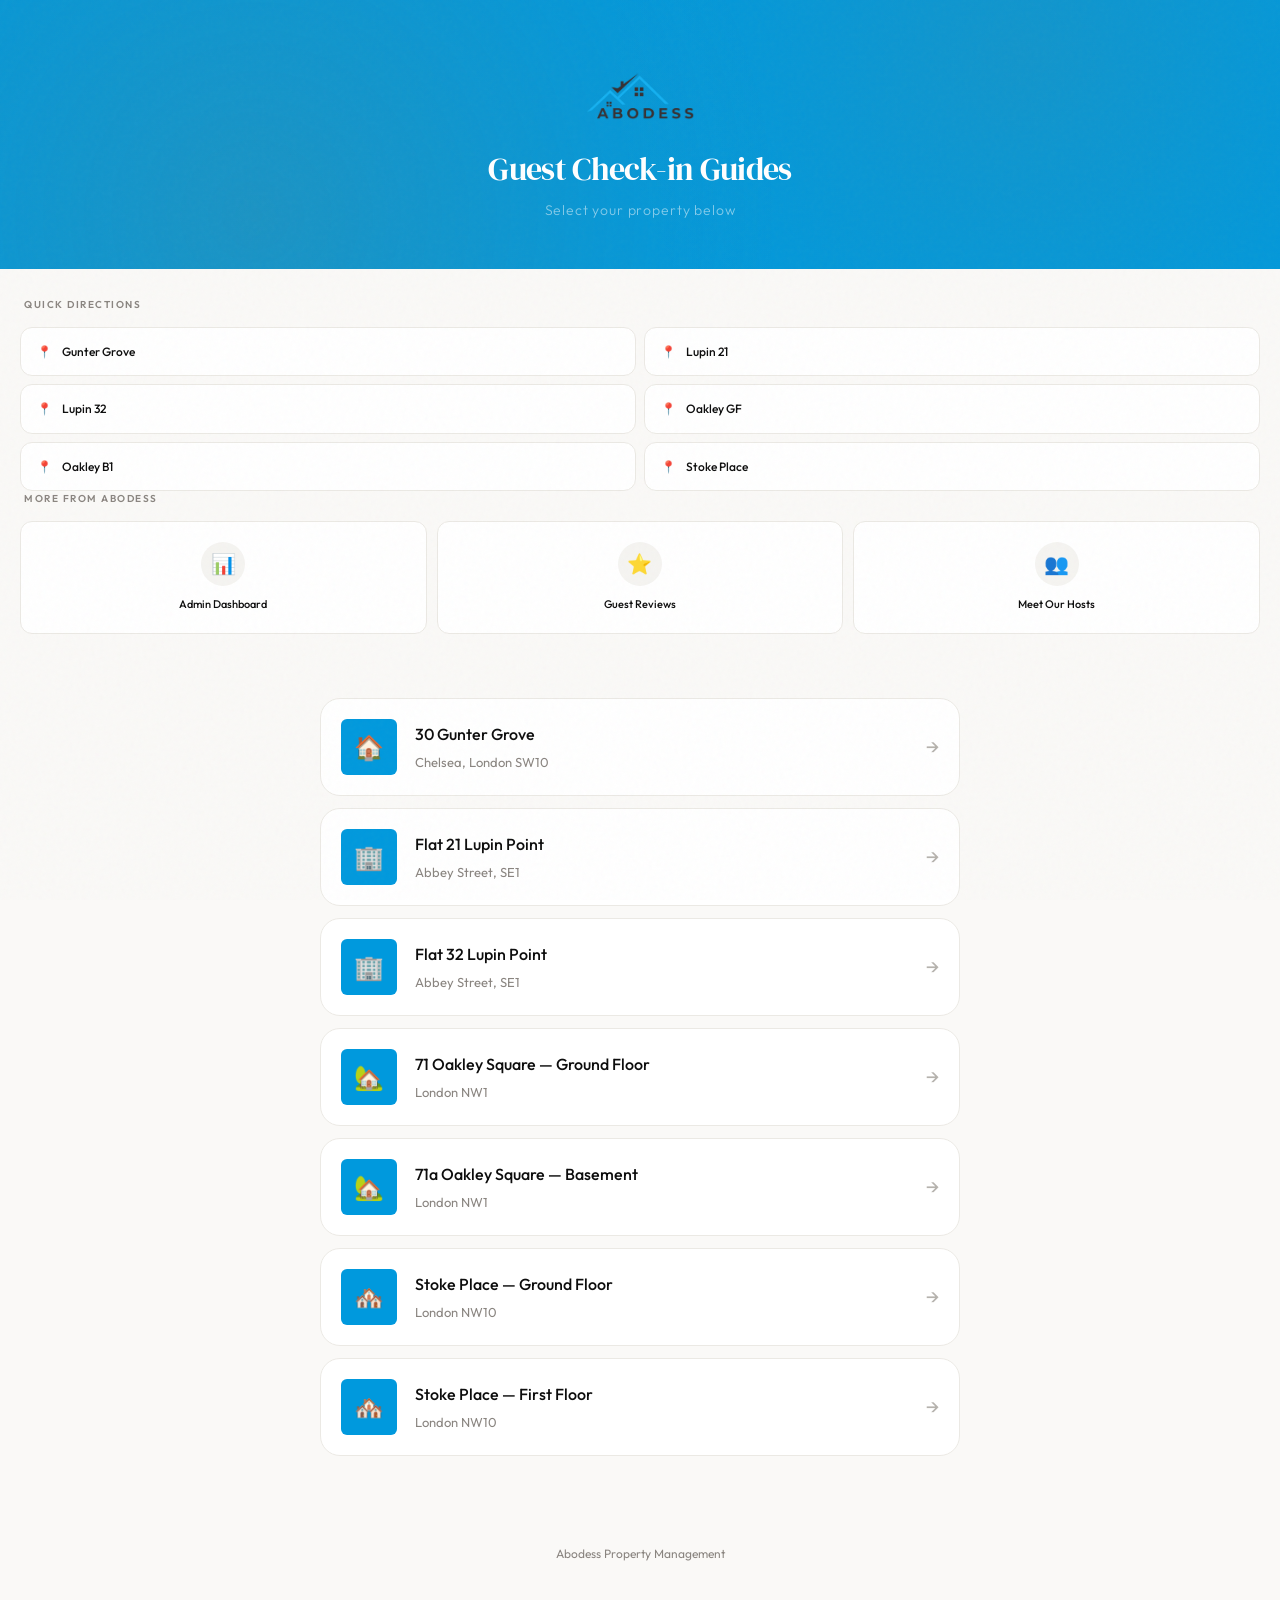
<file: index.html>
<!DOCTYPE html>
<html lang="en">
<head>
  <meta charset="UTF-8">
  <meta name="viewport" content="width=device-width, initial-scale=1.0">
  <title>Abodess — Guest Guides</title>
  <link rel="stylesheet" href="css/style.css">
  <link rel="icon" href="assets/logo5.jpg">
</head>
<body>

  <!-- HERO -->
  <div class="landing-hero">
    <img src="assets/logo5.jpg" alt="Abodess">
    <h1>Guest Check-in Guides</h1>
    <p>Select your property below</p>
  </div>

  <!-- QUICK DIRECTIONS -->
  <div class="landing-directions">
    <p class="dir-label">Quick Directions</p>
    <div class="dir-grid">
      <a class="dir-btn" href="https://www.google.com/maps/search/30+Gunter+Grove+Chelsea+London+SW10" target="_blank" rel="noopener">
        <span>📍</span> Gunter Grove
      </a>
      <a class="dir-btn" href="https://www.google.com/maps/search/Flat+21+Abbey+Street+London+SE1+2DW" target="_blank" rel="noopener">
        <span>📍</span> Lupin 21
      </a>
      <a class="dir-btn" href="https://www.google.com/maps/search/Flat+32+Abbey+Street+London+SE1+2DW" target="_blank" rel="noopener">
        <span>📍</span> Lupin 32
      </a>
      <a class="dir-btn" href="https://www.google.com/maps/search/71+Oakley+Square+London+NW1+1NH" target="_blank" rel="noopener">
        <span>📍</span> Oakley GF
      </a>
      <a class="dir-btn" href="https://www.google.com/maps/search/71a+Oakley+Square+London+NW1+1NH" target="_blank" rel="noopener">
        <span>📍</span> Oakley B1
      </a>
      <a class="dir-btn" href="https://www.google.com/maps/search/16+Stoke+Place+London+NW10+6EH" target="_blank" rel="noopener">
        <span>📍</span> Stoke Place
      </a>
    </div>
  </div>

  <!-- MORE FROM ABODESS -->
  <div class="more-section">
    <p class="more-label">More From Abodess</p>
    <div class="more-grid">
      <a href="admin.html" class="more-link">
        <span class="more-icon">📊</span>
        <span class="more-text">Admin Dashboard</span>
      </a>
      <a href="testimonials.html" class="more-link">
        <span class="more-icon">⭐</span>
        <span class="more-text">Guest Reviews</span>
      </a>
      <a href="hosts.html" class="more-link">
        <span class="more-icon">👥</span>
        <span class="more-text">Meet Our Hosts</span>
      </a>
    </div>
  </div>

  <!-- PROPERTY LIST -->
  <div class="property-list">

    <a class="property-card" href="gunter-grove/">
      <div class="pc-icon">🏠</div>
      <div class="pc-text">
        <div class="pc-name">30 Gunter Grove</div>
        <div class="pc-sub">Chelsea, London SW10</div>
      </div>
      <span class="pc-arrow">→</span>
    </a>

    <a class="property-card" href="flat-21-lupin/">
      <div class="pc-icon">🏢</div>
      <div class="pc-text">
        <div class="pc-name">Flat 21 Lupin Point</div>
        <div class="pc-sub">Abbey Street, SE1</div>
      </div>
      <span class="pc-arrow">→</span>
    </a>

    <a class="property-card" href="flat-32-lupin/">
      <div class="pc-icon">🏢</div>
      <div class="pc-text">
        <div class="pc-name">Flat 32 Lupin Point</div>
        <div class="pc-sub">Abbey Street, SE1</div>
      </div>
      <span class="pc-arrow">→</span>
    </a>

    <a class="property-card" href="oakley-ground/">
      <div class="pc-icon">🏡</div>
      <div class="pc-text">
        <div class="pc-name">71 Oakley Square — Ground Floor</div>
        <div class="pc-sub">London NW1</div>
      </div>
      <span class="pc-arrow">→</span>
    </a>

    <a class="property-card" href="oakley-basement/">
      <div class="pc-icon">🏡</div>
      <div class="pc-text">
        <div class="pc-name">71a Oakley Square — Basement</div>
        <div class="pc-sub">London NW1</div>
      </div>
      <span class="pc-arrow">→</span>
    </a>

    <a class="property-card" href="stoke-ground/">
      <div class="pc-icon">🏘️</div>
      <div class="pc-text">
        <div class="pc-name">Stoke Place — Ground Floor</div>
        <div class="pc-sub">London NW10</div>
      </div>
      <span class="pc-arrow">→</span>
    </a>

    <a class="property-card" href="stoke-first/">
      <div class="pc-icon">🏘️</div>
      <div class="pc-text">
        <div class="pc-name">Stoke Place — First Floor</div>
        <div class="pc-sub">London NW10</div>
      </div>
      <span class="pc-arrow">→</span>
    </a>

  </div>

  <footer>
    Abodess Property Management
  </footer>

</body>
</html>
</file>
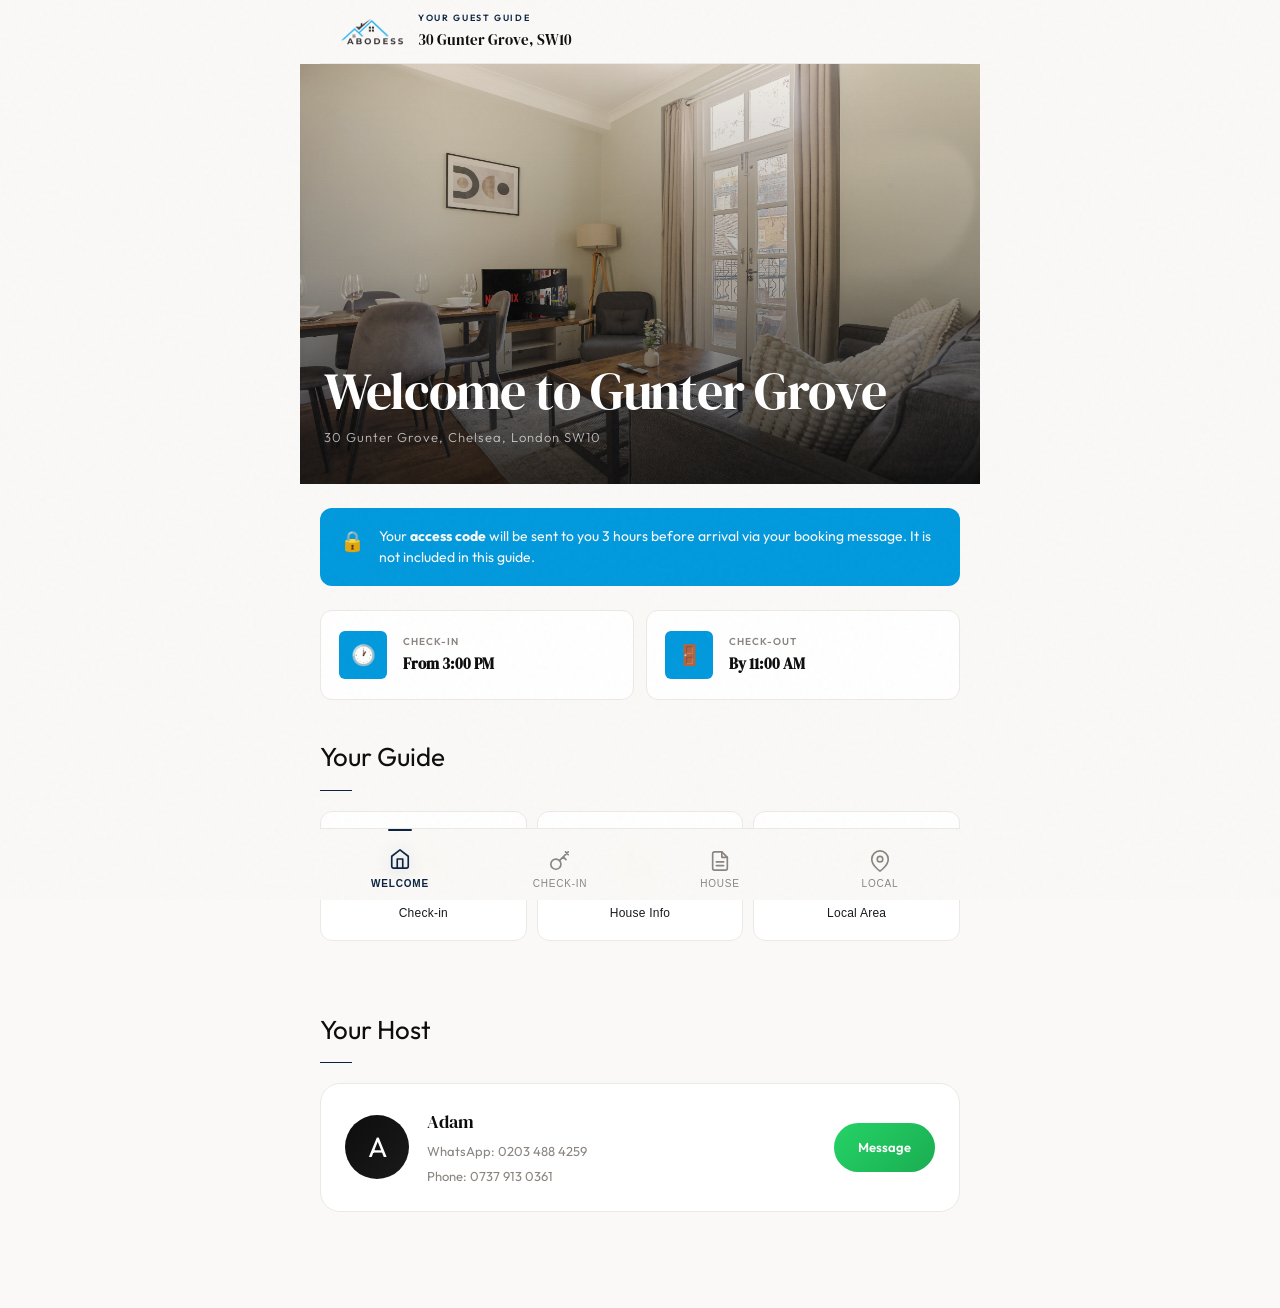
<file: gunter-grove/index.html>
<!DOCTYPE html>
<html lang="en">
<head>
  <meta charset="UTF-8">
  <meta name="viewport" content="width=device-width, initial-scale=1.0, viewport-fit=cover">
  <meta name="apple-mobile-web-app-capable" content="yes">
  <meta name="apple-mobile-web-app-status-bar-style" content="black-translucent">
  <title>30 Gunter Grove — Guest Guide</title>
  <link rel="stylesheet" href="../css/style.css">
  <link rel="icon" href="../assets/logo5.jpg">
</head>
<body>

<header class="app-header">
  <img src="../assets/logo5.jpg" alt="Abodess" class="logo">
  <div class="prop-title">
    <div class="label">Your Guest Guide</div>
    <div class="name">30 Gunter Grove, SW10</div>
  </div>
</header>

<div class="app-body">

  <!-- ═══════════ WELCOME ═══════════ -->
  <section class="tab-panel" data-tab="welcome">

    <div class="hero-wrap">
      <img src="hero.jpg" alt="30 Gunter Grove">
      <div class="hero-overlay">
        <h1>Welcome to Gunter Grove</h1>
        <p class="hero-sub">30 Gunter Grove, Chelsea, London SW10</p>
      </div>
    </div>

    <div class="welcome-notice">
      <span class="icon">🔒</span>
      <div>Your <strong>access code</strong> will be sent to you 3 hours before arrival via your booking message. It is not included in this guide.</div>
    </div>

    <div class="quick-info">
      <div class="quick-card">
        <div class="qc-icon">🕐</div>
        <div><div class="qc-label">Check-in</div><div class="qc-value">From 3:00 PM</div></div>
      </div>
      <div class="quick-card">
        <div class="qc-icon">🚪</div>
        <div><div class="qc-label">Check-out</div><div class="qc-value">By 11:00 AM</div></div>
      </div>
    </div>

    <p class="section-heading">Your Guide</p>
    <div class="shortcut-grid">
      <button class="shortcut-tile" data-goto="checkin">
        <div class="st-icon">🔑</div><span class="st-label">Check-in</span>
      </button>
      <button class="shortcut-tile" data-goto="house">
        <div class="st-icon">🏡</div><span class="st-label">House Info</span>
      </button>
      <button class="shortcut-tile" data-goto="local">
        <div class="st-icon">📍</div><span class="st-label">Local Area</span>
      </button>
    </div>

    <!-- Host card -->
    <p class="section-heading">Your Host</p>
    <div class="content-pad">
      <div class="host-card">
        <div class="host-avatar">A</div>
        <div class="host-info">
          <div class="host-name">Adam</div>
          <div class="host-detail">WhatsApp: 0203 488 4259</div>
          <div class="host-detail">Phone: 0737 913 0361</div>
        </div>
        <a class="host-msg" href="https://wa.me/442034884259" target="_blank" rel="noopener">Message</a>
      </div>
    </div>

  </section>

  <!-- ═══════════ CHECK-IN ═══════════ -->
  <section class="tab-panel" data-tab="checkin">

    <p class="section-heading">Your Access Code</p>
    <div class="content-pad">
      <div class="code-reveal" id="codeReveal">

        <!-- State 1: no code in URL -->
        <div id="crNoCode">
          <div class="cr-icon">🔒</div>
          <div class="cr-title">Lockbox Code</div>
          <div class="cr-msg">Your code will be sent via your booking message 3 hours before check-in.</div>
        </div>

        <!-- State 2: too early — countdown -->
        <div id="crCountdown" class="hidden">
          <div class="cr-icon">⏳</div>
          <div class="cr-title">Code unlocks in</div>
          <div class="cr-timer" id="crTimer">--:--:--</div>
          <div class="cr-msg">Available from 12:00 PM on check-in day</div>
        </div>

        <!-- State 3: revealed -->
        <div id="crUnlocked" class="hidden">
          <div class="cr-icon">🔓</div>
          <div class="cr-title">Your Lockbox Code</div>
          <div class="cr-code" id="crCode">----</div>
          <button class="cr-copy" id="crCopy" onclick="navigator.clipboard.writeText(document.getElementById('crCode').textContent)">📋 Copy Code</button>
          <div class="cr-msg" style="margin-top:10px;">Enter this code on the lockbox marked <strong style="color:var(--gold)">"G"</strong></div>
        </div>

      </div>
    </div>

    <p class="section-heading">Arriving at the Property</p>
    <div class="content-pad">
      <div class="steps-card">
        <div class="step">
          <div class="step-num">1</div>
          <div class="step-body">
            <div class="step-title">Find the lockbox</div>
            <p>The flat is on the <strong>ground floor</strong>. Look for the lockbox marked <strong>"G"</strong> at the front of the property.</p>
          </div>
        </div>
        <div class="step">
          <div class="step-num">2</div>
          <div class="step-body">
            <div class="step-title">Enter your code</div>
            <p>Your access code will be sent to you <strong>3 hours before arrival</strong> via your booking platform message. Enter the code to retrieve the key.</p>
          </div>
        </div>
        <div class="step">
          <div class="step-num">3</div>
          <div class="step-body">
            <div class="step-title">Enter the flat</div>
            <p>Use the key to open the front door and make yourself at home!</p>
          </div>
        </div>
        <div class="step">
          <div class="step-num">4</div>
          <div class="step-body">
            <div class="step-title">Need help?</div>
            <p>If you haven't received the code or have trouble accessing the property, call Adam on <strong>0737 913 0361</strong>.</p>
          </div>
        </div>
      </div>
    </div>

    <!-- Lockbox video -->
    <p class="section-heading">Access Video</p>
    <div class="content-pad">
      <a class="video-card-full" href="https://youtube.com/shorts/sGO1B6KJM_s" target="_blank" rel="noopener">
        <div class="thumb">
          <img src="https://img.youtube.com/vi/sGO1B6KJM_s/hqdefault.jpg" alt="" loading="lazy">
          <div class="play"><svg viewBox="0 0 68 48"><path d="M66.5 7.7c-.8-2.9-3-5.2-5.9-6C55.8 0 34 0 34 0S12.2 0 7.4 1.7c-2.9.8-5.1 3.1-5.9 6C0 12.5 0 24 0 24s0 11.5 1.5 16.3c.8 2.9 3 5.2 5.9 6C12.2 48 34 48 34 48s21.8 0 26.6-1.7c2.9-.8 5.1-3.1 5.9-6C68 35.5 68 24 68 24S68 12.5 66.5 7.7z" fill="#ff0000"/><path d="M45 24L27 14v20z" fill="#fff"/></svg></div>
        </div>
        <div class="vid-label">Watch: Lockbox Location</div>
      </a>
    </div>

    <!-- WiFi -->
    <p class="section-heading">WiFi</p>
    <div class="content-pad">
      <div class="info-block">
        <div class="ib-row">
          <span class="ib-icon">📶</span>
          <div>
            <div class="ib-label">Network</div>
            <div class="ib-value">Abodess Chelsea</div>
          </div>
        </div>
        <div class="ib-divider"></div>
        <div class="ib-row">
          <span class="ib-icon">🔑</span>
          <div>
            <div class="ib-label">Password</div>
            <div class="ib-value mono">bookdirect1</div>
          </div>
        </div>
        <div class="ib-divider"></div>
        <div class="ib-row">
          <span class="ib-icon">📦</span>
          <div>
            <div class="ib-label">Router location</div>
            <div class="ib-value">Next to the TV in the living room</div>
          </div>
        </div>
      </div>
    </div>

    <!-- Check-out reminder -->
    <p class="section-heading">Check-out — By 11:00 AM</p>
    <div class="content-pad">
      <div class="checklist-card">
        <div class="check-item"><span class="check-icon">🛏️</span><span>Strip the beds and leave linen on top</span></div>
        <div class="check-item"><span class="check-icon">🛁</span><span>Leave used towels in the bathtub</span></div>
        <div class="check-item"><span class="check-icon">🔌</span><span>Turn off all electric heaters and appliances (kettle, toaster, oven)</span></div>
        <div class="check-item"><span class="check-icon">🔒</span><span>Return key to the lockbox and cover the code</span></div>
        <div class="check-item"><span class="check-icon">🪟</span><span>Close and lock all windows and doors</span></div>
      </div>
    </div>

  </section>

  <!-- ═══════════ HOUSE INFO ═══════════ -->
  <section class="tab-panel" data-tab="house">

    <!-- Heating video -->
    <p class="section-heading">Heating</p>
    <div class="content-pad">
      <div class="info-block">
        <div class="ib-row">
          <span class="ib-icon">🌡️</span>
          <div>
            <div class="ib-label">Heating type</div>
            <div class="ib-value">Electric heaters — individual room controls</div>
          </div>
        </div>
      </div>
      <a class="video-card-full" href="https://youtu.be/7EnbuVY7b-8" target="_blank" rel="noopener" style="margin-top:10px;">
        <div class="thumb">
          <img src="https://img.youtube.com/vi/7EnbuVY7b-8/hqdefault.jpg" alt="" loading="lazy">
          <div class="play"><svg viewBox="0 0 68 48"><path d="M66.5 7.7c-.8-2.9-3-5.2-5.9-6C55.8 0 34 0 34 0S12.2 0 7.4 1.7c-2.9.8-5.1 3.1-5.9 6C0 12.5 0 24 0 24s0 11.5 1.5 16.3c.8 2.9 3 5.2 5.9 6C12.2 48 34 48 34 48s21.8 0 26.6-1.7c2.9-.8 5.1-3.1 5.9-6C68 35.5 68 24 68 24S68 12.5 66.5 7.7z" fill="#ff0000"/><path d="M45 24L27 14v20z" fill="#fff"/></svg></div>
        </div>
        <div class="vid-label">Watch: How to Use the Heating</div>
      </a>
    </div>

    <!-- House Rules -->
    <p class="section-heading">House Rules</p>
    <div class="content-pad">
      <div class="rules-list">
        <div class="rule-item">
          <span class="rule-icon">🚭</span>
          <div><strong>No smoking</strong> inside the property. Violations will result in a deposit charge.</div>
        </div>
        <div class="rule-item">
          <span class="rule-icon">🚫</span>
          <div><strong>No parties or gatherings.</strong> Strictly prohibited and will result in a deposit charge and fine.</div>
        </div>
        <div class="rule-item">
          <span class="rule-icon">🤫</span>
          <div><strong>Quiet hours: 11 PM – 7 AM.</strong> Please keep noise levels down and respect your neighbours.</div>
        </div>
        <div class="rule-item">
          <span class="rule-icon">🐾</span>
          <div><strong>No pets</strong> unless previously agreed with the host.</div>
        </div>
        <div class="rule-item">
          <span class="rule-icon">⚖️</span>
          <div><strong>No illegal activities.</strong> Will result in immediate eviction and deposit charge.</div>
        </div>
      </div>
    </div>

    <!-- Bins -->
    <p class="section-heading">Bins &amp; Recycling</p>
    <div class="content-pad">
      <div class="info-block">
        <div class="ib-row">
          <span class="ib-icon">🗑️</span>
          <div>
            <div class="ib-label">Rubbish disposal</div>
            <div class="ib-value">Please see the instructional guide included in the property for bin locations and collection days.</div>
          </div>
        </div>
      </div>
    </div>

  </section>

  <!-- ═══════════ LOCAL AREA ═══════════ -->
  <section class="tab-panel" data-tab="local">

    <!-- Directions to property -->
    <div class="content-pad" style="padding-top: 16px;">
      <a class="maps-button" href="https://www.google.com/maps/search/30+Gunter+Grove+Chelsea+London+SW10" target="_blank" rel="noopener">
        <span class="map-icon">📍</span>
        <span>Get Directions</span>
      </a>
    </div>

    <!-- Transport -->
    <p class="section-heading">Getting Around</p>
    <div class="content-pad">
      <div class="info-block">
        <div class="ib-row">
          <span class="ib-icon">🚌</span>
          <div>
            <div class="ib-label">Nearest bus stop</div>
            <div class="ib-value">Fulham Road / Edith Grove</div>
            <div class="ib-sub">Buses: 14, 211, 328, C3, N31</div>
          </div>
        </div>
        <div class="ib-divider"></div>
        <div class="ib-row">
          <span class="ib-icon">🚇</span>
          <div>
            <div class="ib-label">Nearest stations</div>
            <div class="ib-value">Fulham Broadway <span class="ib-tag">8–10 min walk</span></div>
            <div class="ib-value" style="margin-top:4px;">Earl's Court <span class="ib-tag">12–15 min walk</span></div>
          </div>
        </div>
        <div class="ib-divider"></div>
        <div class="ib-row">
          <span class="ib-icon">🚕</span>
          <div>
            <div class="ib-label">Taxis</div>
            <div class="ib-value">Uber, Bolt &amp; Black Cabs available</div>
          </div>
        </div>
      </div>
    </div>

    <!-- Restaurants -->
    <p class="section-heading">Recommended Restaurants</p>
    <div class="content-pad">
      <div class="recs-list">
        <div class="rec-item">
          <div class="rec-emoji">🥩</div>
          <div>
            <div class="rec-name">Flat Iron</div>
            <div class="rec-desc">Quality steaks and a relaxed atmosphere</div>
          </div>
        </div>
        <div class="rec-item">
          <div class="rec-emoji">🍜</div>
          <div>
            <div class="rec-name">Rosa's Thai</div>
            <div class="rec-desc">Authentic Thai dishes with a modern twist</div>
          </div>
        </div>
        <div class="rec-item">
          <div class="rec-emoji">🍕</div>
          <div>
            <div class="rec-name">Franco Manca</div>
            <div class="rec-desc">Authentic sourdough pizza</div>
          </div>
        </div>
      </div>
    </div>

    <!-- Things to do -->
    <p class="section-heading">Things to Do Nearby</p>
    <div class="content-pad">
      <div class="recs-list">
        <div class="rec-item">
          <div class="rec-emoji">🎡</div>
          <div><div class="rec-name">London Eye</div><div class="rec-desc">Iconic riverside observation wheel</div></div>
        </div>
        <div class="rec-item">
          <div class="rec-emoji">🕰️</div>
          <div><div class="rec-name">Big Ben</div><div class="rec-desc">London's most famous landmark</div></div>
        </div>
        <div class="rec-item">
          <div class="rec-emoji">🛒</div>
          <div><div class="rec-name">Borough Market</div><div class="rec-desc">London's oldest food market</div></div>
        </div>
      </div>
    </div>

    <!-- Emergencies -->
    <p class="section-heading">Emergencies</p>
    <div class="content-pad">
      <div class="info-block">
        <div class="ib-row">
          <span class="ib-icon">🚨</span>
          <div><div class="ib-label">Emergency services</div><div class="ib-value">Call <strong>999</strong> — Police, Ambulance, Fire</div></div>
        </div>
        <div class="ib-divider"></div>
        <div class="ib-row">
          <span class="ib-icon">🏥</span>
          <div><div class="ib-label">Closest hospital</div><div class="ib-value">Chelsea &amp; Westminster Hospital</div><div class="ib-sub">369 Fulham Road</div></div>
        </div>
        <div class="ib-divider"></div>
        <div class="ib-row">
          <span class="ib-icon">💊</span>
          <div><div class="ib-label">Closest pharmacy</div><div class="ib-value">Boots Pharmacy, Fulham Road</div><div class="ib-sub">Open late</div></div>
        </div>
        <div class="ib-divider"></div>
        <div class="ib-row">
          <span class="ib-icon">🚗</span>
          <div><div class="ib-label">Roadside assistance</div><div class="ib-value">AA: 0344 209 0754</div></div>
        </div>
      </div>
    </div>

  </section>

</div><!-- /app-body -->

<!-- BOTTOM NAV -->
<nav class="bottom-nav">
  <button class="nav-btn" data-tab="welcome">
    <span class="nav-icon"><svg viewBox="0 0 24 24" fill="none" stroke="currentColor" stroke-width="1.8" stroke-linecap="round" stroke-linejoin="round"><path d="M3 9l9-7 9 7v11a2 2 0 01-2 2H5a2 2 0 01-2-2z"/><polyline points="9,22 9,12 15,12 15,22"/></svg></span>
    <span class="nav-label">Welcome</span>
  </button>
  <button class="nav-btn" data-tab="checkin">
    <span class="nav-icon"><svg viewBox="0 0 24 24" fill="none" stroke="currentColor" stroke-width="1.8" stroke-linecap="round" stroke-linejoin="round"><circle cx="7.5" cy="15.5" r="5.5"/><path d="M21 2l-9.6 9.6M15.5 7.5l3 3M18 2l3 3"/></svg></span>
    <span class="nav-label">Check-in</span>
  </button>
  <button class="nav-btn" data-tab="house">
    <span class="nav-icon"><svg viewBox="0 0 24 24" fill="none" stroke="currentColor" stroke-width="1.8" stroke-linecap="round" stroke-linejoin="round"><path d="M14 2H6a2 2 0 00-2 2v16a2 2 0 002 2h12a2 2 0 002-2V8z"/><polyline points="14,2 14,8 20,8"/><line x1="16" y1="13" x2="8" y2="13"/><line x1="16" y1="17" x2="8" y2="17"/></svg></span>
    <span class="nav-label">House</span>
  </button>
  <button class="nav-btn" data-tab="local">
    <span class="nav-icon"><svg viewBox="0 0 24 24" fill="none" stroke="currentColor" stroke-width="1.8" stroke-linecap="round" stroke-linejoin="round"><path d="M21 10c0 7-9 13-9 13s-9-6-9-13a9 9 0 0118 0z"/><circle cx="12" cy="10" r="3"/></svg></span>
    <span class="nav-label">Local</span>
  </button>
</nav>

<script src="../js/app.js"></script>
</body>
</html>
</file>
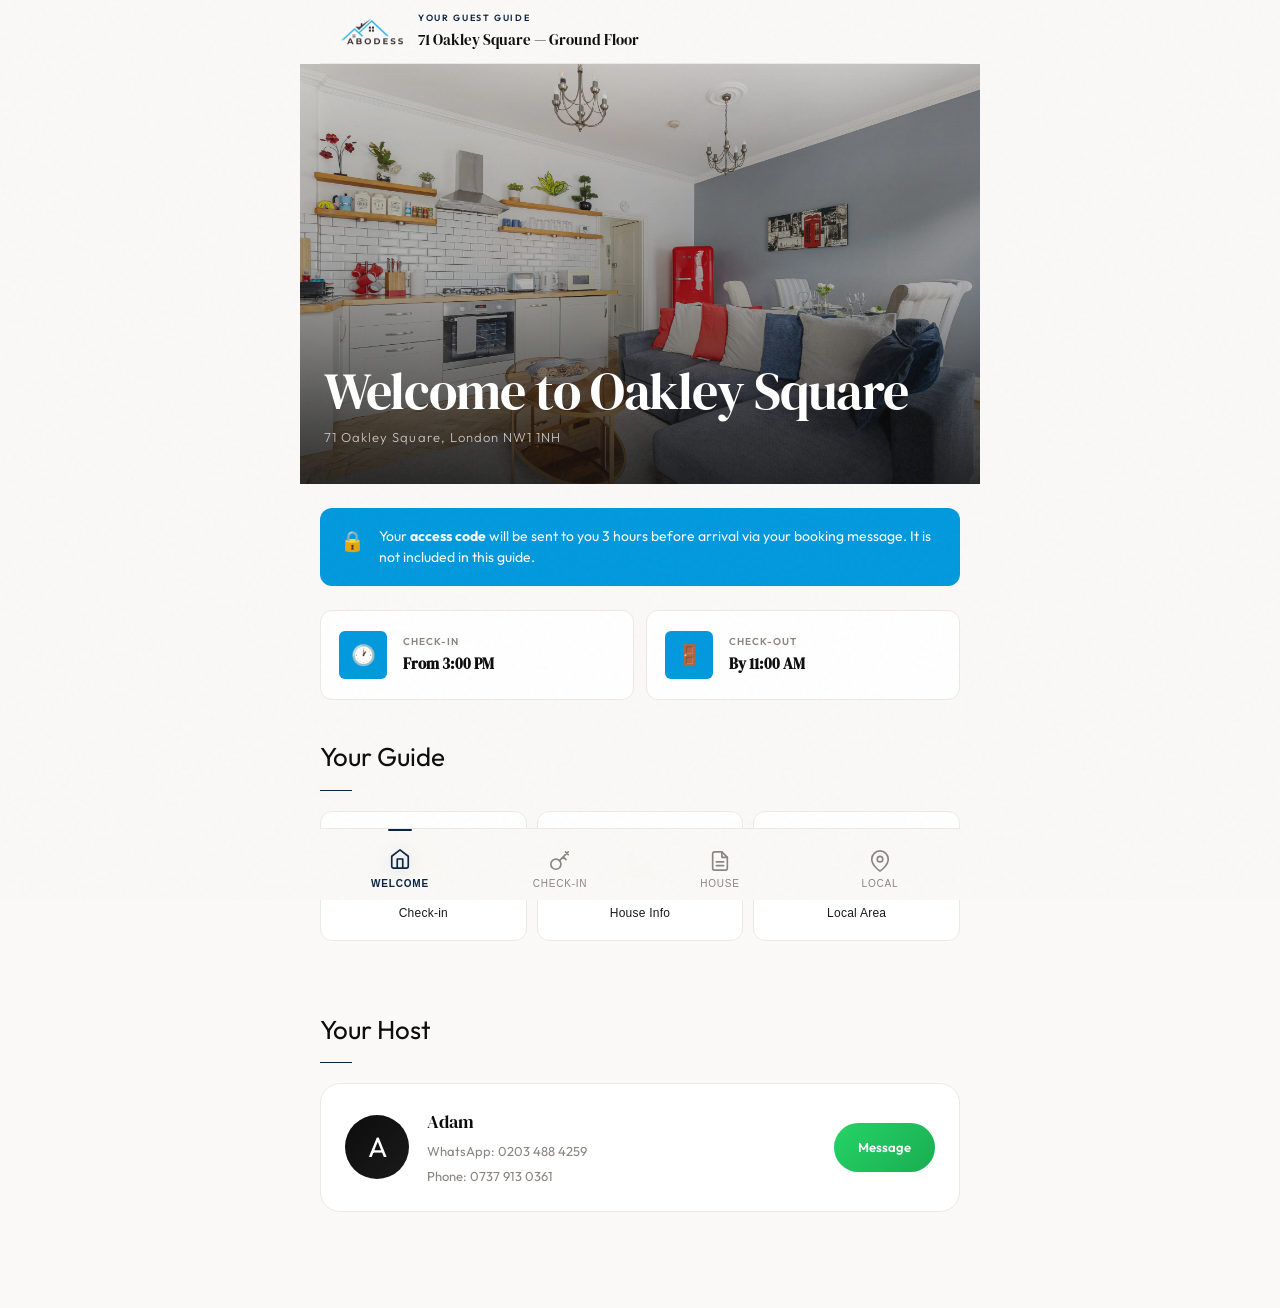
<file: oakley-ground/index.html>
<!DOCTYPE html>
<html lang="en">
<head>
  <meta charset="UTF-8">
  <meta name="viewport" content="width=device-width, initial-scale=1.0, viewport-fit=cover">
  <meta name="apple-mobile-web-app-capable" content="yes">
  <meta name="apple-mobile-web-app-status-bar-style" content="black-translucent">
  <title>71 Oakley Square (Ground Floor) — Guest Guide</title>
  <link rel="stylesheet" href="../css/style.css">
  <link rel="icon" href="../assets/logo5.jpg">
</head>
<body>

<header class="app-header">
  <img src="../assets/logo5.jpg" alt="Abodess" class="logo">
  <div class="prop-title">
    <div class="label">Your Guest Guide</div>
    <div class="name">71 Oakley Square — Ground Floor</div>
  </div>
</header>

<div class="app-body">

  <!-- ═══════════ WELCOME ═══════════ -->
  <section class="tab-panel" data-tab="welcome">

    <div class="hero-wrap">
      <img src="hero.jpg" alt="71 Oakley Square Ground Floor">
      <div class="hero-overlay">
        <h1>Welcome to Oakley Square</h1>
        <p class="hero-sub">71 Oakley Square, London NW1 1NH</p>
      </div>
    </div>

    <div class="welcome-notice">
      <span class="icon">🔒</span>
      <div>Your <strong>access code</strong> will be sent to you 3 hours before arrival via your booking message. It is not included in this guide.</div>
    </div>

    <div class="quick-info">
      <div class="quick-card">
        <div class="qc-icon">🕐</div>
        <div><div class="qc-label">Check-in</div><div class="qc-value">From 3:00 PM</div></div>
      </div>
      <div class="quick-card">
        <div class="qc-icon">🚪</div>
        <div><div class="qc-label">Check-out</div><div class="qc-value">By 11:00 AM</div></div>
      </div>
    </div>

    <p class="section-heading">Your Guide</p>
    <div class="shortcut-grid">
      <button class="shortcut-tile" data-goto="checkin">
        <div class="st-icon">🔑</div><span class="st-label">Check-in</span>
      </button>
      <button class="shortcut-tile" data-goto="house">
        <div class="st-icon">🏡</div><span class="st-label">House Info</span>
      </button>
      <button class="shortcut-tile" data-goto="local">
        <div class="st-icon">📍</div><span class="st-label">Local Area</span>
      </button>
    </div>

    <!-- Host card -->
    <p class="section-heading">Your Host</p>
    <div class="content-pad">
      <div class="host-card">
        <div class="host-avatar">A</div>
        <div class="host-info">
          <div class="host-name">Adam</div>
          <div class="host-detail">WhatsApp: 0203 488 4259</div>
          <div class="host-detail">Phone: 0737 913 0361</div>
        </div>
        <a class="host-msg" href="https://wa.me/442034884259" target="_blank" rel="noopener">Message</a>
      </div>
    </div>

  </section>

  <!-- ═══════════ CHECK-IN ═══════════ -->
  <section class="tab-panel" data-tab="checkin">

    <p class="section-heading">Your Access Code</p>
    <div class="content-pad">
      <div class="code-reveal" id="codeReveal">

        <!-- State 1: no code in URL -->
        <div id="crNoCode">
          <div class="cr-icon">🔒</div>
          <div class="cr-title">Lockbox Code</div>
          <div class="cr-msg">Your code will be sent via your booking message 3 hours before check-in.</div>
        </div>

        <!-- State 2: too early — countdown -->
        <div id="crCountdown" class="hidden">
          <div class="cr-icon">⏳</div>
          <div class="cr-title">Code unlocks in</div>
          <div class="cr-timer" id="crTimer">--:--:--</div>
          <div class="cr-msg">Available from 12:00 PM on check-in day</div>
        </div>

        <!-- State 3: revealed -->
        <div id="crUnlocked" class="hidden">
          <div class="cr-icon">🔓</div>
          <div class="cr-title">Your Lockbox Code</div>
          <div class="cr-code" id="crCode">----</div>
          <button class="cr-copy" id="crCopy" onclick="navigator.clipboard.writeText(document.getElementById('crCode').textContent)">📋 Copy Code</button>
          <div class="cr-msg" style="margin-top:10px;">Enter this code on the lockbox at the front door</div>
        </div>

      </div>
    </div>

    <p class="section-heading">Arriving at the Property</p>
    <div class="content-pad">
      <div class="steps-card">
        <div class="step">
          <div class="step-num">1</div>
          <div class="step-body">
            <div class="step-title">Find the lockbox</div>
            <p>The flat is on the <strong>ground floor</strong>. Look for the lockbox at the front of the property on Oakley Square.</p>
          </div>
        </div>
        <div class="step">
          <div class="step-num">2</div>
          <div class="step-body">
            <div class="step-title">Enter your code</div>
            <p>Your access code will be sent to you <strong>3 hours before arrival</strong> via your booking platform message. Enter the code to retrieve the key.</p>
          </div>
        </div>
        <div class="step">
          <div class="step-num">3</div>
          <div class="step-body">
            <div class="step-title">Enter the flat</div>
            <p>Use the key to open the front door and make yourself at home!</p>
          </div>
        </div>
        <div class="step">
          <div class="step-num">4</div>
          <div class="step-body">
            <div class="step-title">Need help?</div>
            <p>If you haven't received the code or have trouble accessing the property, call Adam on <strong>0737 913 0361</strong>.</p>
          </div>
        </div>
      </div>
    </div>

    <!-- Lockbox photo -->
    <p class="section-heading">Lockbox Location</p>
    <div class="content-pad">
      <img src="lockbox/5.jpg" alt="Lockbox Location" style="width:100%;border-radius:8px;">
      <p style="margin-top:12px;color:#666;">Find the lockbox at the building entrance (photo 5 in the guide below).</p>
    </div>

    <!-- Lockbox photos -->
    <p class="section-heading">Check-in Guide</p>
    <div class="content-pad">
      <p style="margin-bottom:12px;color:#666;">Follow these photos to find the lockbox.</p>
      <div class="carousel-wrap">
        <div class="carousel">
          <div class="carousel-track">
            <img src="lockbox/1.jpg"  alt="Page 1"  loading="eager">
            <img src="lockbox/2.jpg"  alt="Page 2"  loading="lazy">
            <img src="lockbox/3.jpg"  alt="Page 3"  loading="lazy">
            <img src="lockbox/4.jpg"  alt="Page 4"  loading="lazy">
            <img src="lockbox/5.jpg"  alt="Page 5"  loading="lazy">
            <img src="lockbox/6.jpg"  alt="Page 6"  loading="lazy">
            <img src="lockbox/7.jpg"  alt="Page 7"  loading="lazy">
            <img src="lockbox/8.jpg"  alt="Page 8"  loading="lazy">
            <img src="lockbox/9.jpg"  alt="Page 9"  loading="lazy">
            <img src="lockbox/10.jpg" alt="Page 10" loading="lazy">
            <img src="lockbox/11.jpg" alt="Page 11" loading="lazy">
            <img src="lockbox/12.jpg" alt="Page 12" loading="lazy">
            <img src="lockbox/13.jpg" alt="Page 13" loading="lazy">
            <img src="lockbox/14.jpg" alt="Page 14" loading="lazy">
            <img src="lockbox/15.jpg" alt="Page 15" loading="lazy">
          </div>
          <button class="carousel-btn prev">‹</button>
          <button class="carousel-btn next">›</button>
          <div class="carousel-footer">
            <div class="dot-strip">
              <span class="dot"></span><span class="dot"></span><span class="dot"></span>
              <span class="dot"></span><span class="dot"></span><span class="dot"></span>
              <span class="dot"></span><span class="dot"></span><span class="dot"></span>
              <span class="dot"></span><span class="dot"></span><span class="dot"></span>
              <span class="dot"></span><span class="dot"></span><span class="dot"></span>
              <span class="dot"></span>
            </div>
            <span class="page-indicator">1 / 15</span>
          </div>
        </div>
      </div>
    </div>

    <!-- WiFi -->
    <p class="section-heading">WiFi</p>
    <div class="content-pad">
      <div class="info-block">
        <div class="ib-row">
          <span class="ib-icon">📶</span>
          <div>
            <div class="ib-label">Network</div>
            <div class="ib-value">Abodess NW1</div>
          </div>
        </div>
        <div class="ib-divider"></div>
        <div class="ib-row">
          <span class="ib-icon">🔑</span>
          <div>
            <div class="ib-label">Password</div>
            <div class="ib-value mono">reviewplease5</div>
          </div>
        </div>
      </div>
    </div>

    <!-- Photo Guide -->
    <p class="section-heading">Property Photo Guide</p>
    <div class="content-pad">
      <div class="carousel-wrap">
        <div class="carousel">
          <div class="carousel-track">
            <img src="images/1.jpg"  alt="Page 1"  loading="eager">
            <img src="images/2.jpg"  alt="Page 2"  loading="lazy">
            <img src="images/3.jpg"  alt="Page 3"  loading="lazy">
            <img src="images/4.jpg"  alt="Page 4"  loading="lazy">
            <img src="images/5.jpg"  alt="Page 5"  loading="lazy">
            <img src="images/6.jpg"  alt="Page 6"  loading="lazy">
            <img src="images/7.jpg"  alt="Page 7"  loading="lazy">
            <img src="images/8.jpg"  alt="Page 8"  loading="lazy">
            <img src="images/9.jpg"  alt="Page 9"  loading="lazy">
            <img src="images/10.jpg" alt="Page 10" loading="lazy">
            <img src="images/11.jpg" alt="Page 11" loading="lazy">
            <img src="images/12.jpg" alt="Page 12" loading="lazy">
            <img src="images/13.jpg" alt="Page 13" loading="lazy">
            <img src="images/14.jpg" alt="Page 14" loading="lazy">
            <img src="images/15.jpg" alt="Page 15" loading="lazy">
          </div>
          <button class="carousel-btn prev">&#8249;</button>
          <button class="carousel-btn next">&#8250;</button>
          <div class="carousel-footer">
            <div class="dot-strip">
              <span class="dot"></span><span class="dot"></span><span class="dot"></span>
              <span class="dot"></span><span class="dot"></span><span class="dot"></span>
              <span class="dot"></span><span class="dot"></span><span class="dot"></span>
              <span class="dot"></span><span class="dot"></span><span class="dot"></span>
              <span class="dot"></span><span class="dot"></span><span class="dot"></span>
            </div>
            <span class="page-indicator">1 / 15</span>
          </div>
        </div>
      </div>
    </div>

    <!-- Check-out reminder -->
    <p class="section-heading">Check-out — By 11:00 AM</p>
    <div class="content-pad">
      <div class="checklist-card">
        <div class="check-item"><span class="check-icon">🛏️</span><span>Strip the beds and leave linen on top</span></div>
        <div class="check-item"><span class="check-icon">🛁</span><span>Leave used towels in the bathtub</span></div>
        <div class="check-item"><span class="check-icon">🔌</span><span>Turn off heating and all appliances</span></div>
        <div class="check-item"><span class="check-icon">🔒</span><span>Return key to the lockbox and cover the code</span></div>
        <div class="check-item"><span class="check-icon">🪟</span><span>Close and lock all windows and doors</span></div>
        <div class="check-item"><span class="check-icon">🗝️</span><span>Return any garden key to its hook inside</span></div>
      </div>
    </div>

  </section>

  <!-- ═══════════ HOUSE INFO ═══════════ -->
  <section class="tab-panel" data-tab="house">

    <!-- Heating -->
    <p class="section-heading">Heating</p>
    <div class="content-pad">
      <div class="info-block">
        <div class="ib-row">
          <span class="ib-icon">🌡️</span>
          <div>
            <div class="ib-label">Thermostat</div>
            <div class="ib-value">Located in the hallway — adjust to your preferred temperature</div>
          </div>
        </div>
        <div class="ib-divider"></div>
        <div class="ib-row">
          <span class="ib-icon">🚿</span>
          <div>
            <div class="ib-label">Hot water boiler</div>
            <div class="ib-value">Located in the bathroom cupboard</div>
          </div>
        </div>
      </div>
    </div>

    <!-- Appliances -->
    <p class="section-heading">Appliances</p>
    <div class="content-pad">
      <div class="info-block">
        <div class="ib-row">
          <span class="ib-icon">🍳</span>
          <div>
            <div class="ib-label">Oven &amp; Hob</div>
            <div class="ib-value">Turn on the wall switch first before using the oven</div>
          </div>
        </div>
        <div class="ib-divider"></div>
        <div class="ib-row">
          <span class="ib-icon">👕</span>
          <div>
            <div class="ib-label">Washing machine</div>
            <div class="ib-value">Located in the cupboard</div>
            <div class="ib-sub">No dryer — drying rack is provided</div>
          </div>
        </div>
      </div>
    </div>

    <!-- Bins -->
    <p class="section-heading">Bins &amp; Rubbish</p>
    <div class="content-pad">
      <div class="info-block">
        <div class="ib-row">
          <span class="ib-icon">🗑️</span>
          <div>
            <div class="ib-label">Rubbish disposal</div>
            <div class="ib-value">Bins are located by the lamppost outside — please use them for all rubbish</div>
          </div>
        </div>
      </div>
    </div>

    <!-- Parking -->
    <p class="section-heading">Parking</p>
    <div class="content-pad">
      <div class="info-block">
        <div class="ib-row">
          <span class="ib-icon">🚗</span>
          <div>
            <div class="ib-label">Paid parking hours</div>
            <div class="ib-value">Mon–Fri: 8:30 AM – 6:30 PM</div>
            <div class="ib-value" style="margin-top:4px;">Saturday: 8:30 AM – 5:30 PM</div>
          </div>
        </div>
        <div class="ib-divider"></div>
        <div class="ib-row">
          <span class="ib-icon">✅</span>
          <div>
            <div class="ib-label">Free parking</div>
            <div class="ib-value">Mon–Fri after 6:30 PM, all day Sunday</div>
          </div>
        </div>
      </div>
    </div>

    <!-- House Rules -->
    <p class="section-heading">House Rules</p>
    <div class="content-pad">
      <div class="rules-list">
        <div class="rule-item">
          <span class="rule-icon">🚭</span>
          <div><strong>No smoking</strong> inside the property. Violations will result in a deposit charge.</div>
        </div>
        <div class="rule-item">
          <span class="rule-icon">🚫</span>
          <div><strong>No parties or gatherings.</strong> Strictly prohibited and will result in a deposit charge and fine.</div>
        </div>
        <div class="rule-item">
          <span class="rule-icon">🤫</span>
          <div><strong>Quiet hours: 11 PM – 7 AM.</strong> Please keep noise levels down and respect your neighbours.</div>
        </div>
        <div class="rule-item">
          <span class="rule-icon">🐾</span>
          <div><strong>No pets</strong> unless previously agreed with the host.</div>
        </div>
        <div class="rule-item">
          <span class="rule-icon">⚖️</span>
          <div><strong>No illegal activities.</strong> Will result in immediate eviction and deposit charge.</div>
        </div>
      </div>
    </div>

  </section>

  <!-- ═══════════ LOCAL AREA ═══════════ -->
  <section class="tab-panel" data-tab="local">

    <!-- Directions to property -->
    <div class="content-pad" style="padding-top: 16px;">
      <a class="maps-button" href="https://www.google.com/maps/search/71+Oakley+Square+London+NW1+1NH" target="_blank" rel="noopener">
        <span class="map-icon">📍</span>
        <span>Get Directions</span>
      </a>
    </div>

    <!-- Transport -->
    <p class="section-heading">Getting Around</p>
    <div class="content-pad">
      <div class="info-block">
        <div class="ib-row">
          <span class="ib-icon">🚇</span>
          <div>
            <div class="ib-label">Nearest tube</div>
            <div class="ib-value">Mornington Crescent <span class="ib-tag">3 min walk</span></div>
            <div class="ib-value" style="margin-top:4px;">Euston <span class="ib-tag">10 min walk</span></div>
            <div class="ib-value" style="margin-top:4px;">King's Cross St Pancras <span class="ib-tag">15 min walk</span></div>
          </div>
        </div>
        <div class="ib-divider"></div>
        <div class="ib-row">
          <span class="ib-icon">🚌</span>
          <div>
            <div class="ib-label">Nearest bus stop</div>
            <div class="ib-value">Aldenham Street</div>
            <div class="ib-sub">Buses: 1, 253, N5, N20, N253</div>
          </div>
        </div>
        <div class="ib-divider"></div>
        <div class="ib-row">
          <span class="ib-icon">🚕</span>
          <div>
            <div class="ib-label">Taxis</div>
            <div class="ib-value">Uber, Bolt &amp; Black Cabs available</div>
          </div>
        </div>
      </div>
    </div>

    <!-- Restaurants -->
    <p class="section-heading">Recommended Restaurants</p>
    <div class="content-pad">
      <div class="recs-list">
        <div class="rec-item">
          <div class="rec-emoji">🥩</div>
          <div>
            <div class="rec-name">Flat Iron</div>
            <div class="rec-desc">Quality steaks and a relaxed atmosphere</div>
          </div>
        </div>
        <div class="rec-item">
          <div class="rec-emoji">🍜</div>
          <div>
            <div class="rec-name">Rosa's Thai</div>
            <div class="rec-desc">Authentic Thai dishes with a modern twist</div>
          </div>
        </div>
        <div class="rec-item">
          <div class="rec-emoji">🍕</div>
          <div>
            <div class="rec-name">Franco Manca</div>
            <div class="rec-desc">Authentic sourdough pizza</div>
          </div>
        </div>
      </div>
    </div>

    <!-- Things to do -->
    <p class="section-heading">Things to Do Nearby</p>
    <div class="content-pad">
      <div class="recs-list">
        <div class="rec-item">
          <div class="rec-emoji">🌳</div>
          <div><div class="rec-name">Regent's Park</div><div class="rec-desc">Beautiful royal park — great for morning runs and picnics</div></div>
        </div>
        <div class="rec-item">
          <div class="rec-emoji">🕰️</div>
          <div><div class="rec-name">Big Ben</div><div class="rec-desc">London's most famous landmark</div></div>
        </div>
        <div class="rec-item">
          <div class="rec-emoji">🎡</div>
          <div><div class="rec-name">London Eye</div><div class="rec-desc">Iconic riverside observation wheel</div></div>
        </div>
      </div>
    </div>

    <!-- Emergencies -->
    <p class="section-heading">Emergencies</p>
    <div class="content-pad">
      <div class="info-block">
        <div class="ib-row">
          <span class="ib-icon">🚨</span>
          <div><div class="ib-label">Emergency services</div><div class="ib-value">Call <strong>999</strong> — Police, Ambulance, Fire</div></div>
        </div>
        <div class="ib-divider"></div>
        <div class="ib-row">
          <span class="ib-icon">🏥</span>
          <div><div class="ib-label">Closest hospital</div><div class="ib-value">University College Hospital</div><div class="ib-sub">NW1 2BU</div></div>
        </div>
        <div class="ib-divider"></div>
        <div class="ib-row">
          <span class="ib-icon">💊</span>
          <div><div class="ib-label">Closest pharmacy</div><div class="ib-value">JP Pharmacy</div><div class="ib-sub">NW1 7JR</div></div>
        </div>
        <div class="ib-divider"></div>
        <div class="ib-row">
          <span class="ib-icon">🚗</span>
          <div><div class="ib-label">Roadside assistance</div><div class="ib-value">AA: 0344 209 0754</div></div>
        </div>
      </div>
    </div>

  </section>

</div><!-- /app-body -->

<!-- BOTTOM NAV -->
<nav class="bottom-nav">
  <button class="nav-btn" data-tab="welcome">
    <span class="nav-icon"><svg viewBox="0 0 24 24" fill="none" stroke="currentColor" stroke-width="1.8" stroke-linecap="round" stroke-linejoin="round"><path d="M3 9l9-7 9 7v11a2 2 0 01-2 2H5a2 2 0 01-2-2z"/><polyline points="9,22 9,12 15,12 15,22"/></svg></span>
    <span class="nav-label">Welcome</span>
  </button>
  <button class="nav-btn" data-tab="checkin">
    <span class="nav-icon"><svg viewBox="0 0 24 24" fill="none" stroke="currentColor" stroke-width="1.8" stroke-linecap="round" stroke-linejoin="round"><circle cx="7.5" cy="15.5" r="5.5"/><path d="M21 2l-9.6 9.6M15.5 7.5l3 3M18 2l3 3"/></svg></span>
    <span class="nav-label">Check-in</span>
  </button>
  <button class="nav-btn" data-tab="house">
    <span class="nav-icon"><svg viewBox="0 0 24 24" fill="none" stroke="currentColor" stroke-width="1.8" stroke-linecap="round" stroke-linejoin="round"><path d="M14 2H6a2 2 0 00-2 2v16a2 2 0 002 2h12a2 2 0 002-2V8z"/><polyline points="14,2 14,8 20,8"/><line x1="16" y1="13" x2="8" y2="13"/><line x1="16" y1="17" x2="8" y2="17"/></svg></span>
    <span class="nav-label">House</span>
  </button>
  <button class="nav-btn" data-tab="local">
    <span class="nav-icon"><svg viewBox="0 0 24 24" fill="none" stroke="currentColor" stroke-width="1.8" stroke-linecap="round" stroke-linejoin="round"><path d="M21 10c0 7-9 13-9 13s-9-6-9-13a9 9 0 0118 0z"/><circle cx="12" cy="10" r="3"/></svg></span>
    <span class="nav-label">Local</span>
  </button>
</nav>

<script src="../js/app.js"></script>
</body>
</html>
</file>
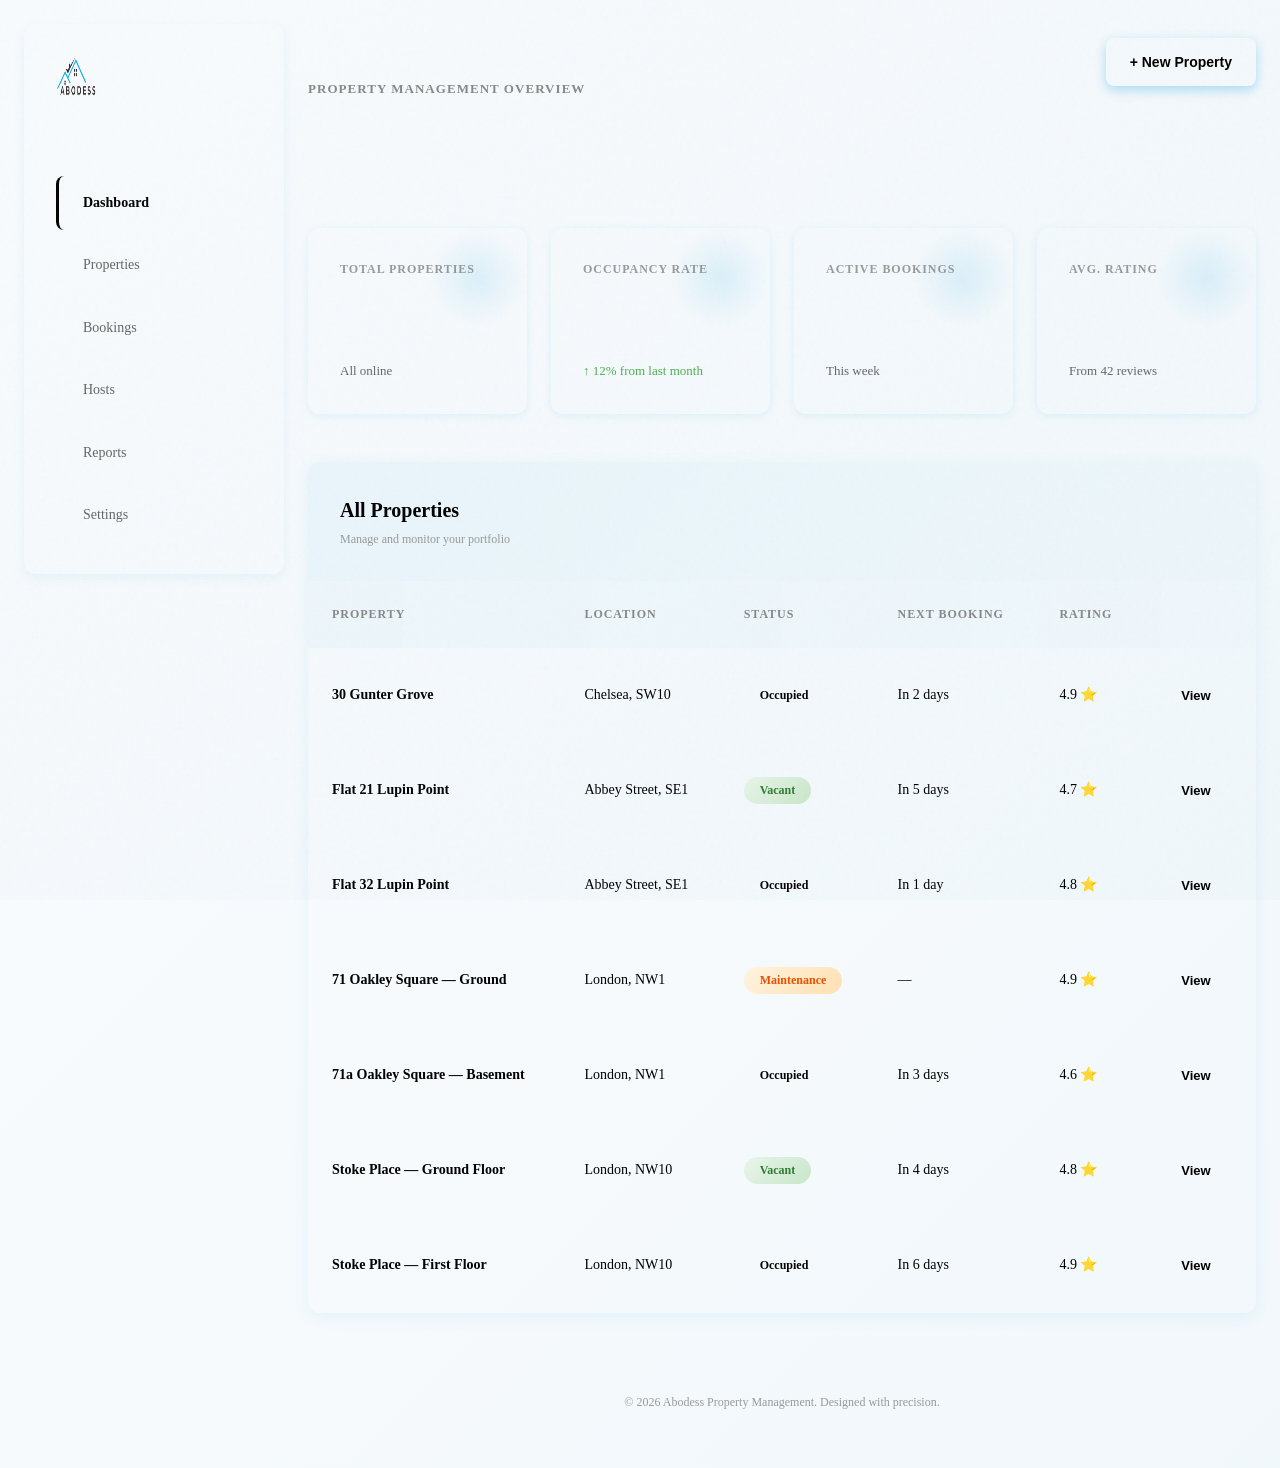
<file: admin.html>
<!DOCTYPE html>
<html lang="en">
<head>
  <meta charset="UTF-8">
  <meta name="viewport" content="width=device-width, initial-scale=1.0">
  <title>Abodess — Admin Dashboard</title>
  <link rel="stylesheet" href="css/style.css">
  <link rel="icon" href="assets/logo5.jpg">
  <style>
    /* Admin-specific design: refined luxury data visualization */

    :root {
      --space-xs: 4px;
      --space-sm: 8px;
      --space-md: 16px;
      --space-lg: 24px;
      --space-xl: 32px;
      --space-2xl: 48px;
    }

    * {
      margin: 0;
      padding: 0;
      box-sizing: border-box;
    }

    html, body {
      height: 100%;
      background: linear-gradient(135deg, #f8fbfd 0%, #f0f7fb 100%);
      font-family: 'Lora', serif;
      color: var(--black);
    }

    .admin-container {
      display: grid;
      grid-template-columns: 260px 1fr;
      min-height: 100vh;
      gap: var(--space-lg);
      padding: var(--space-lg);
    }

    /* SIDEBAR */
    .admin-sidebar {
      background: var(--white);
      border-right: 2px solid var(--teal-light);
      padding: var(--space-xl);
      border-radius: 12px;
      box-shadow: 0 4px 12px rgba(0, 153, 221, 0.08);
      height: fit-content;
      position: sticky;
      top: var(--space-lg);
    }

    .sidebar-logo {
      display: flex;
      align-items: center;
      gap: var(--space-md);
      margin-bottom: var(--space-2xl);
      padding-bottom: var(--space-xl);
      border-bottom: 1px solid var(--teal-light);
    }

    .sidebar-logo img {
      width: 40px;
      height: 40px;
    }

    .sidebar-logo-text {
      font-family: 'Playfair Display', serif;
      font-size: 18px;
      font-weight: 700;
      background: linear-gradient(135deg, var(--teal) 0%, var(--teal-dark) 100%);
      -webkit-background-clip: text;
      -webkit-text-fill-color: transparent;
      background-clip: text;
    }

    .sidebar-nav {
      display: flex;
      flex-direction: column;
      gap: var(--space-sm);
    }

    .nav-item {
      padding: var(--space-md) var(--space-lg);
      border-radius: 8px;
      cursor: pointer;
      font-size: 14px;
      font-weight: 500;
      transition: all 0.3s cubic-bezier(0.34, 1.56, 0.64, 1);
      border-left: 3px solid transparent;
      color: #666;
    }

    .nav-item:hover {
      background: var(--teal-light);
      color: var(--teal);
      border-left-color: var(--teal);
      transform: translateX(4px);
    }

    .nav-item.active {
      background: linear-gradient(135deg, var(--teal-light) 0%, rgba(0,153,221,0.1) 100%);
      color: var(--teal);
      border-left-color: var(--teal);
      font-weight: 600;
    }

    /* HEADER */
    .admin-header {
      display: flex;
      justify-content: space-between;
      align-items: center;
      margin-bottom: var(--space-2xl);
      padding-bottom: var(--space-xl);
      border-bottom: 1px solid var(--teal-light);
    }

    .header-title {
      font-family: 'Playfair Display', serif;
      font-size: 32px;
      font-weight: 800;
      background: linear-gradient(135deg, var(--black) 0%, var(--teal-dark) 100%);
      -webkit-background-clip: text;
      -webkit-text-fill-color: transparent;
      background-clip: text;
    }

    .header-subtitle {
      font-size: 13px;
      color: #888;
      margin-top: var(--space-xs);
      text-transform: uppercase;
      letter-spacing: 0.08em;
      font-weight: 600;
    }

    .header-actions {
      display: flex;
      gap: var(--space-md);
    }

    .btn-primary {
      background: linear-gradient(135deg, var(--teal) 0%, #33aaee 100%);
      color: var(--white);
      border: none;
      padding: var(--space-md) var(--space-lg);
      border-radius: 8px;
      font-size: 14px;
      font-weight: 600;
      cursor: pointer;
      transition: all 0.3s ease;
      box-shadow: 0 4px 12px rgba(0, 153, 221, 0.3);
    }

    .btn-primary:hover {
      transform: translateY(-2px);
      box-shadow: 0 8px 24px rgba(0, 153, 221, 0.4);
    }

    /* MAIN CONTENT */
    .admin-main {
      display: flex;
      flex-direction: column;
      gap: var(--space-2xl);
    }

    /* METRICS GRID */
    .metrics-grid {
      display: grid;
      grid-template-columns: repeat(auto-fit, minmax(200px, 1fr));
      gap: var(--space-lg);
    }

    .metric-card {
      background: var(--white);
      padding: var(--space-xl);
      border-radius: 12px;
      border: 1px solid var(--teal-light);
      border-left: 4px solid var(--teal);
      box-shadow: 0 2px 8px rgba(0, 153, 221, 0.1);
      transition: all 0.4s cubic-bezier(0.34, 1.56, 0.64, 1);
      position: relative;
      overflow: hidden;
    }

    .metric-card::before {
      content: '';
      position: absolute;
      top: 0;
      right: 0;
      width: 100px;
      height: 100px;
      background: radial-gradient(circle, rgba(0,153,221,0.1) 0%, transparent 70%);
      border-radius: 50%;
      pointer-events: none;
    }

    .metric-card:hover {
      transform: translateY(-4px);
      box-shadow: 0 8px 24px rgba(0, 153, 221, 0.2);
      border-left-color: #33aaee;
    }

    .metric-label {
      font-size: 12px;
      color: #999;
      text-transform: uppercase;
      letter-spacing: 0.08em;
      font-weight: 600;
      margin-bottom: var(--space-md);
    }

    .metric-value {
      font-family: 'Playfair Display', serif;
      font-size: 36px;
      font-weight: 800;
      background: linear-gradient(135deg, var(--teal) 0%, var(--teal-dark) 100%);
      -webkit-background-clip: text;
      -webkit-text-fill-color: transparent;
      background-clip: text;
      margin-bottom: var(--space-sm);
    }

    .metric-change {
      font-size: 13px;
      color: #666;
    }

    .metric-change.positive {
      color: #4caf50;
    }

    .metric-change.negative {
      color: #ff6b6b;
    }

    /* PROPERTIES TABLE */
    .properties-section {
      background: var(--white);
      border-radius: 12px;
      border: 1px solid var(--teal-light);
      overflow: hidden;
      box-shadow: 0 4px 16px rgba(0, 153, 221, 0.08);
    }

    .section-header {
      padding: var(--space-xl);
      background: linear-gradient(135deg, rgba(0,153,221,0.05) 0%, rgba(0,153,221,0.02) 100%);
      border-bottom: 1px solid var(--teal-light);
      display: flex;
      justify-content: space-between;
      align-items: center;
    }

    .section-title {
      font-family: 'Playfair Display', serif;
      font-size: 20px;
      font-weight: 700;
      color: var(--black);
    }

    .section-subtitle {
      font-size: 12px;
      color: #999;
      margin-top: var(--space-xs);
    }

    .properties-table {
      width: 100%;
      border-collapse: collapse;
    }

    .table-header {
      background: linear-gradient(90deg, rgba(0,153,221,0.03) 0%, rgba(0,153,221,0.01) 100%);
      border-bottom: 2px solid var(--teal-light);
    }

    .table-header th {
      padding: var(--space-lg);
      text-align: left;
      font-size: 12px;
      font-weight: 700;
      color: #888;
      text-transform: uppercase;
      letter-spacing: 0.08em;
    }

    .table-row {
      border-bottom: 1px solid var(--teal-light);
      transition: all 0.2s ease;
    }

    .table-row:hover {
      background: var(--teal-light);
    }

    .table-row td {
      padding: var(--space-lg);
      font-size: 14px;
    }

    .prop-name {
      font-weight: 600;
      color: var(--teal);
    }

    .prop-status {
      display: inline-block;
      padding: var(--space-xs) var(--space-md);
      border-radius: 20px;
      font-size: 12px;
      font-weight: 600;
    }

    .status-occupied {
      background: linear-gradient(135deg, var(--teal-light) 0%, rgba(0,153,221,0.1) 100%);
      color: var(--teal-dark);
    }

    .status-vacant {
      background: linear-gradient(135deg, #e8f5e9 0%, #c8e6c9 100%);
      color: #2e7d32;
    }

    .status-maintenance {
      background: linear-gradient(135deg, #fff3e0 0%, #ffe0b2 100%);
      color: #e65100;
    }

    .action-btn {
      background: none;
      border: none;
      color: var(--teal);
      cursor: pointer;
      font-size: 13px;
      font-weight: 600;
      transition: all 0.2s ease;
      padding: var(--space-md);
    }

    .action-btn:hover {
      color: var(--teal-dark);
      text-decoration: underline;
    }

    /* FOOTER */
    .admin-footer {
      text-align: center;
      padding: var(--space-xl);
      color: #999;
      font-size: 12px;
      border-top: 1px solid var(--teal-light);
    }

    /* RESPONSIVE */
    @media (max-width: 1024px) {
      .admin-container {
        grid-template-columns: 1fr;
      }

      .admin-sidebar {
        position: static;
        border-right: none;
        border-bottom: 2px solid var(--teal-light);
        padding: var(--space-lg);
      }

      .sidebar-nav {
        flex-direction: row;
        flex-wrap: wrap;
      }

      .nav-item {
        flex: 1 1 auto;
        min-width: 120px;
      }

      .header-title {
        font-size: 24px;
      }

      .metrics-grid {
        grid-template-columns: repeat(2, 1fr);
      }
    }

    @media (max-width: 640px) {
      .admin-container {
        padding: var(--space-md);
        gap: var(--space-md);
      }

      .header-title {
        font-size: 20px;
      }

      .metrics-grid {
        grid-template-columns: 1fr;
      }

      .admin-sidebar {
        padding: var(--space-md);
      }

      .properties-table {
        font-size: 12px;
      }

      .table-row td {
        padding: var(--space-md);
      }

      .header-actions {
        flex-direction: column;
        width: 100%;
      }

      .btn-primary {
        width: 100%;
      }
    }

    /* ANIMATION */
    @keyframes slideInUp {
      from {
        opacity: 0;
        transform: translateY(20px);
      }
      to {
        opacity: 1;
        transform: translateY(0);
      }
    }

    .metric-card {
      animation: slideInUp 0.6s ease forwards;
    }

    .metric-card:nth-child(1) { animation-delay: 0.1s; }
    .metric-card:nth-child(2) { animation-delay: 0.2s; }
    .metric-card:nth-child(3) { animation-delay: 0.3s; }
    .metric-card:nth-child(4) { animation-delay: 0.4s; }

  </style>
</head>
<body>

  <div class="admin-container">

    <!-- SIDEBAR -->
    <aside class="admin-sidebar">
      <div class="sidebar-logo">
        <img src="assets/logo5.jpg" alt="Abodess">
        <div class="sidebar-logo-text">Admin</div>
      </div>
      <nav class="sidebar-nav">
        <div class="nav-item active">Dashboard</div>
        <div class="nav-item">Properties</div>
        <div class="nav-item">Bookings</div>
        <div class="nav-item">Hosts</div>
        <div class="nav-item">Reports</div>
        <div class="nav-item">Settings</div>
      </nav>
    </aside>

    <!-- MAIN CONTENT -->
    <main class="admin-main">

      <!-- HEADER -->
      <div class="admin-header">
        <div>
          <div class="header-title">Dashboard</div>
          <div class="header-subtitle">Property Management Overview</div>
        </div>
        <div class="header-actions">
          <button class="btn-primary">+ New Property</button>
        </div>
      </div>

      <!-- METRICS -->
      <div class="metrics-grid">
        <div class="metric-card">
          <div class="metric-label">Total Properties</div>
          <div class="metric-value">7</div>
          <div class="metric-change">All online</div>
        </div>
        <div class="metric-card">
          <div class="metric-label">Occupancy Rate</div>
          <div class="metric-value">84%</div>
          <div class="metric-change positive">↑ 12% from last month</div>
        </div>
        <div class="metric-card">
          <div class="metric-label">Active Bookings</div>
          <div class="metric-value">14</div>
          <div class="metric-change">This week</div>
        </div>
        <div class="metric-card">
          <div class="metric-label">Avg. Rating</div>
          <div class="metric-value">4.8</div>
          <div class="metric-change">From 42 reviews</div>
        </div>
      </div>

      <!-- PROPERTIES TABLE -->
      <div class="properties-section">
        <div class="section-header">
          <div>
            <div class="section-title">All Properties</div>
            <div class="section-subtitle">Manage and monitor your portfolio</div>
          </div>
        </div>
        <table class="properties-table">
          <thead class="table-header">
            <tr>
              <th>Property</th>
              <th>Location</th>
              <th>Status</th>
              <th>Next Booking</th>
              <th>Rating</th>
              <th></th>
            </tr>
          </thead>
          <tbody>
            <tr class="table-row">
              <td><span class="prop-name">30 Gunter Grove</span></td>
              <td>Chelsea, SW10</td>
              <td><span class="prop-status status-occupied">Occupied</span></td>
              <td>In 2 days</td>
              <td>4.9 ⭐</td>
              <td><button class="action-btn">View</button></td>
            </tr>
            <tr class="table-row">
              <td><span class="prop-name">Flat 21 Lupin Point</span></td>
              <td>Abbey Street, SE1</td>
              <td><span class="prop-status status-vacant">Vacant</span></td>
              <td>In 5 days</td>
              <td>4.7 ⭐</td>
              <td><button class="action-btn">View</button></td>
            </tr>
            <tr class="table-row">
              <td><span class="prop-name">Flat 32 Lupin Point</span></td>
              <td>Abbey Street, SE1</td>
              <td><span class="prop-status status-occupied">Occupied</span></td>
              <td>In 1 day</td>
              <td>4.8 ⭐</td>
              <td><button class="action-btn">View</button></td>
            </tr>
            <tr class="table-row">
              <td><span class="prop-name">71 Oakley Square — Ground</span></td>
              <td>London, NW1</td>
              <td><span class="prop-status status-maintenance">Maintenance</span></td>
              <td>—</td>
              <td>4.9 ⭐</td>
              <td><button class="action-btn">View</button></td>
            </tr>
            <tr class="table-row">
              <td><span class="prop-name">71a Oakley Square — Basement</span></td>
              <td>London, NW1</td>
              <td><span class="prop-status status-occupied">Occupied</span></td>
              <td>In 3 days</td>
              <td>4.6 ⭐</td>
              <td><button class="action-btn">View</button></td>
            </tr>
            <tr class="table-row">
              <td><span class="prop-name">Stoke Place — Ground Floor</span></td>
              <td>London, NW10</td>
              <td><span class="prop-status status-vacant">Vacant</span></td>
              <td>In 4 days</td>
              <td>4.8 ⭐</td>
              <td><button class="action-btn">View</button></td>
            </tr>
            <tr class="table-row">
              <td><span class="prop-name">Stoke Place — First Floor</span></td>
              <td>London, NW10</td>
              <td><span class="prop-status status-occupied">Occupied</span></td>
              <td>In 6 days</td>
              <td>4.9 ⭐</td>
              <td><button class="action-btn">View</button></td>
            </tr>
          </tbody>
        </table>
      </div>

      <!-- FOOTER -->
      <div class="admin-footer">
        © 2026 Abodess Property Management. Designed with precision.
      </div>

    </main>

  </div>

</body>
</html>
</file>
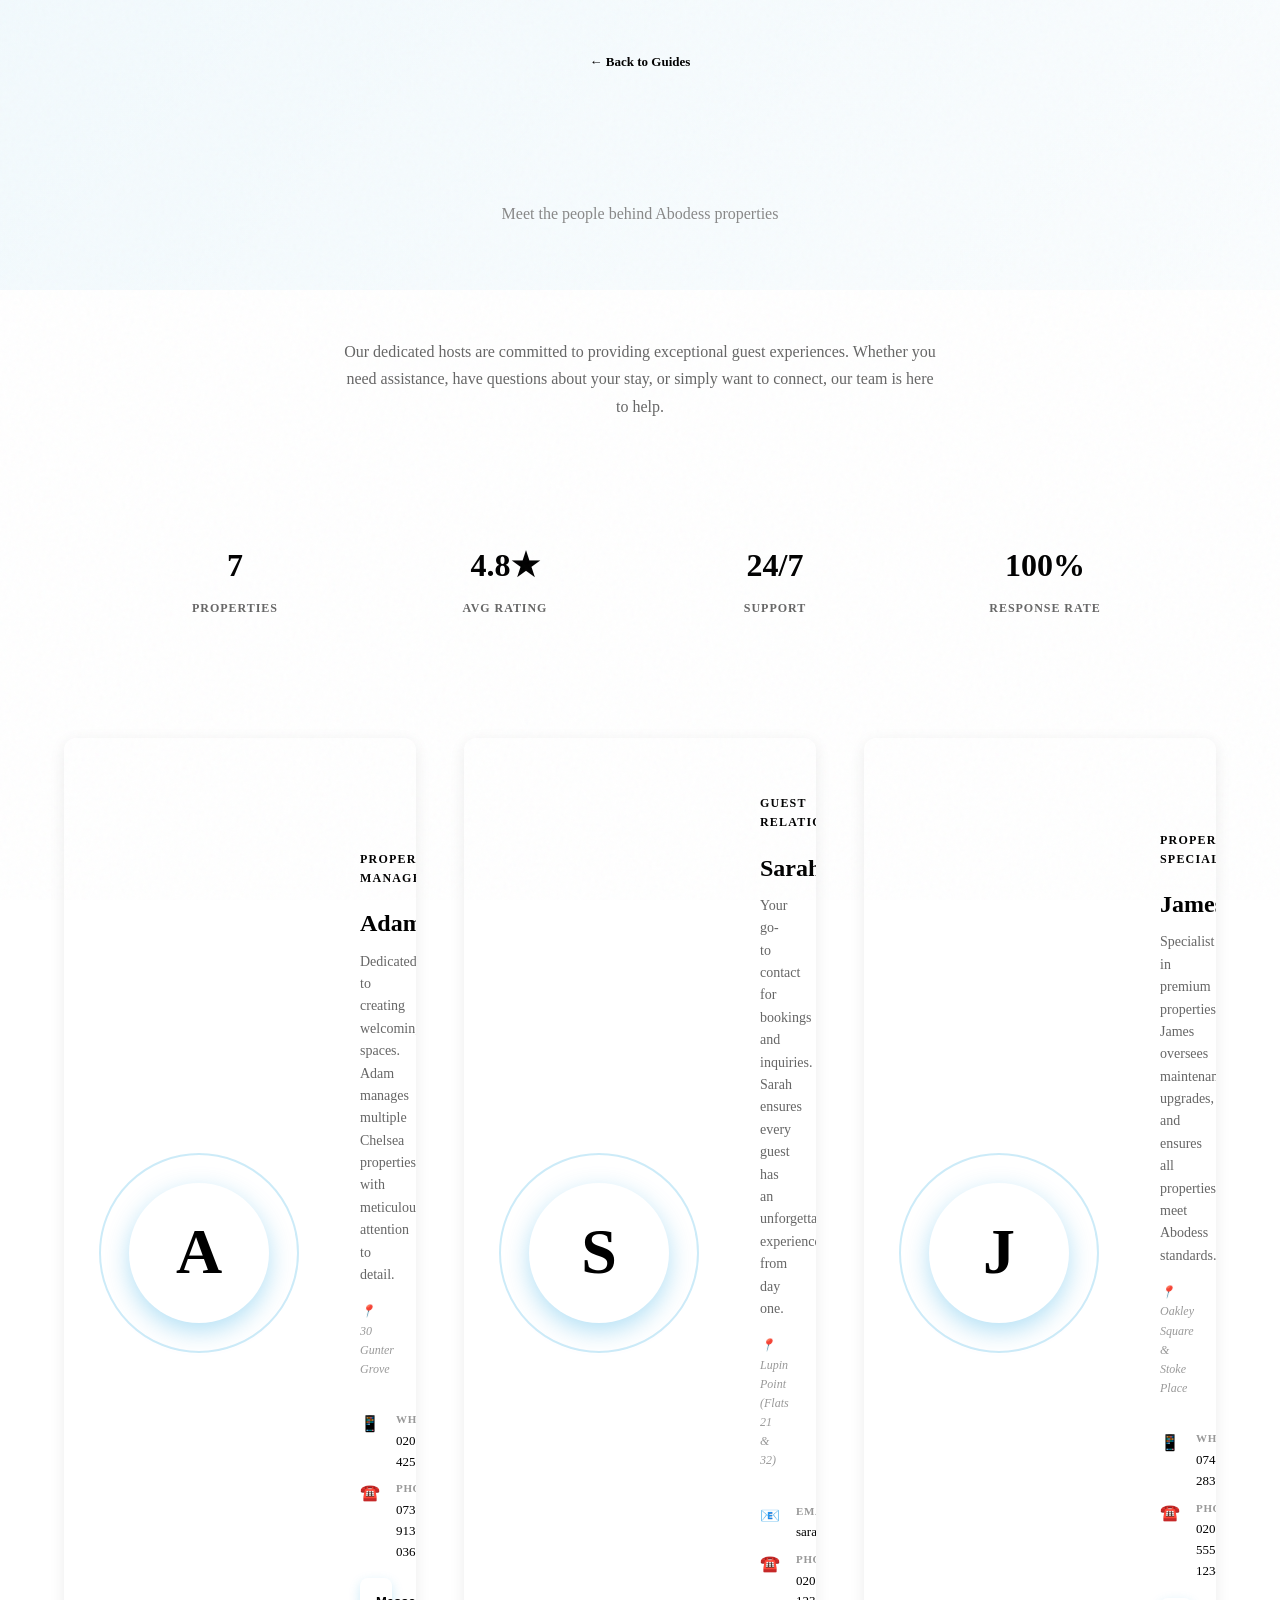
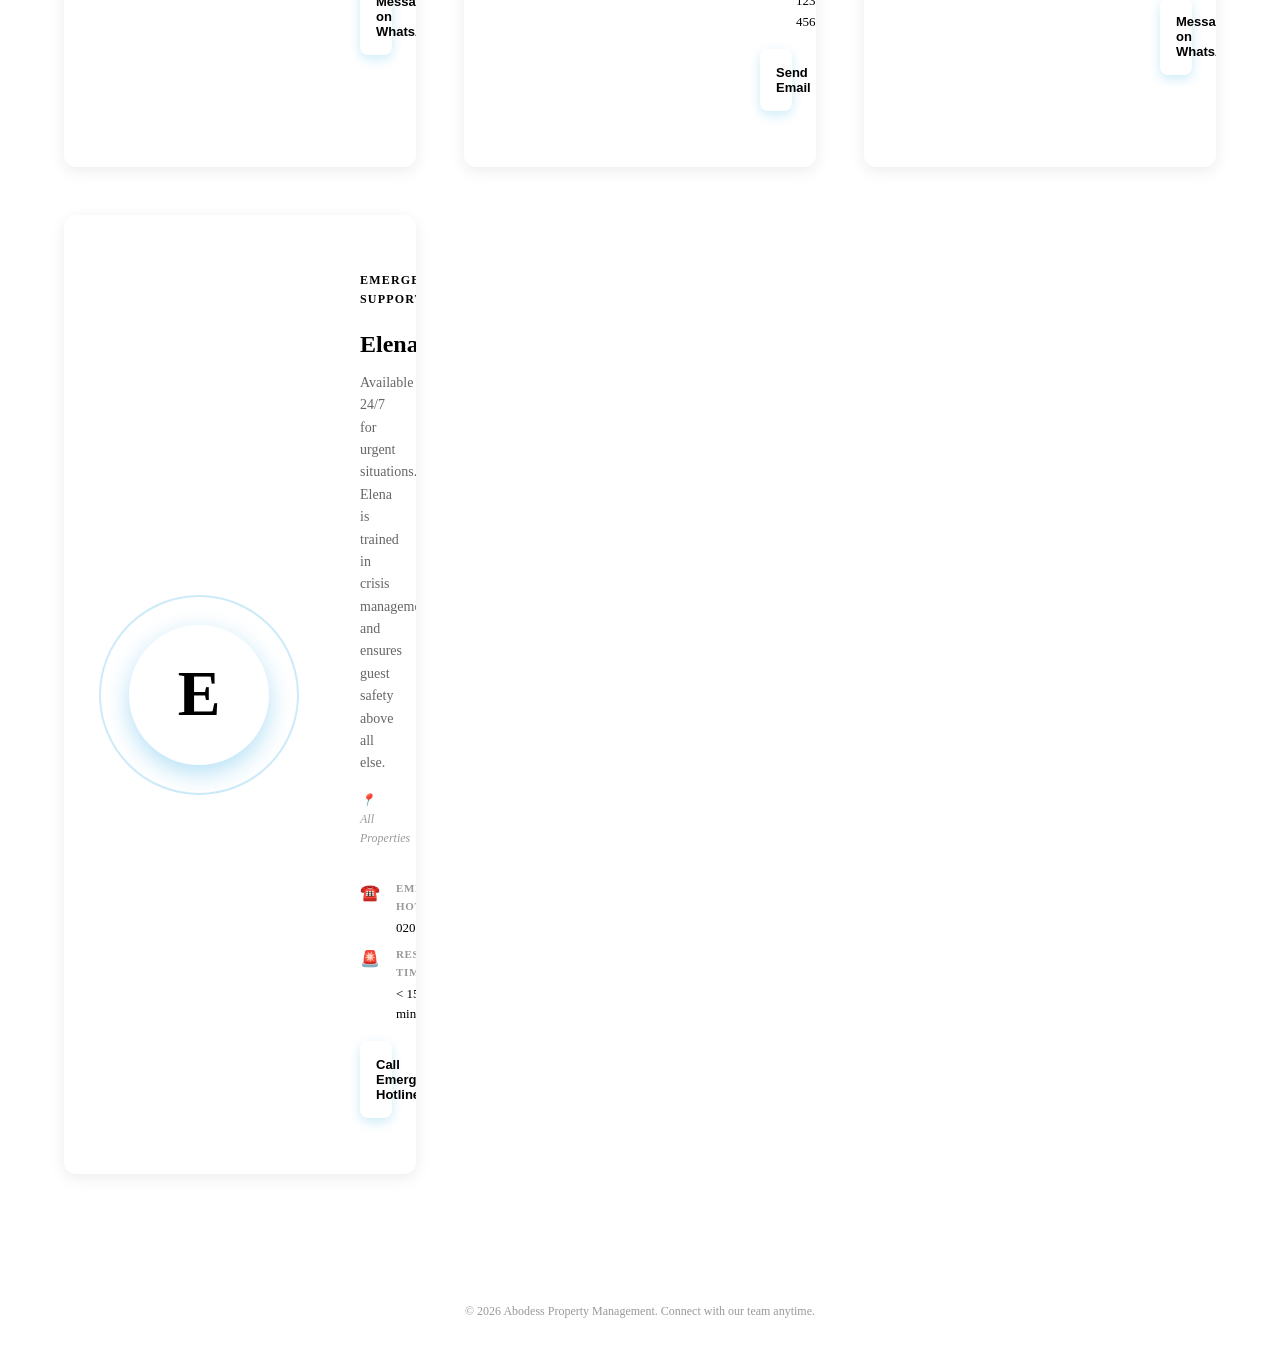
<file: hosts.html>
<!DOCTYPE html>
<html lang="en">
<head>
  <meta charset="UTF-8">
  <meta name="viewport" content="width=device-width, initial-scale=1.0">
  <title>Abodess Hosts — Meet Our Team</title>
  <link rel="stylesheet" href="css/style.css">
  <link rel="icon" href="assets/logo5.jpg">
  <style>
    /* Bold editorial/gallery aesthetic for host profiles */

    :root {
      --space-xs: 4px;
      --space-sm: 8px;
      --space-md: 16px;
      --space-lg: 24px;
      --space-xl: 32px;
      --space-2xl: 48px;
    }

    * {
      margin: 0;
      padding: 0;
      box-sizing: border-box;
    }

    html, body {
      background: var(--white);
      font-family: 'Lora', serif;
      color: var(--black);
    }

    /* HEADER */
    header {
      padding: var(--space-2xl) var(--space-lg);
      background: linear-gradient(135deg, rgba(0,153,221,0.05) 0%, rgba(0,153,221,0.02) 100%);
      border-bottom: 2px solid var(--teal-light);
      text-align: center;
    }

    .back-link {
      display: inline-block;
      margin-bottom: var(--space-lg);
      color: var(--teal);
      font-size: 13px;
      font-weight: 600;
      text-decoration: none;
      transition: all 0.2s ease;
    }

    .back-link:hover {
      color: var(--teal-dark);
    }

    h1 {
      font-family: 'Playfair Display', serif;
      font-size: 48px;
      font-weight: 800;
      margin-bottom: var(--space-sm);
      background: linear-gradient(135deg, var(--black) 0%, var(--teal-dark) 100%);
      -webkit-background-clip: text;
      -webkit-text-fill-color: transparent;
      background-clip: text;
    }

    .header-subtitle {
      font-size: 16px;
      color: #888;
      margin-bottom: var(--space-md);
    }

    .header-divider {
      width: 60px;
      height: 3px;
      background: linear-gradient(90deg, var(--teal) 0%, #33aaee 100%);
      margin: var(--space-lg) auto;
      border-radius: 2px;
    }

    /* MAIN CONTAINER */
    main {
      max-width: 1200px;
      margin: 0 auto;
      padding: var(--space-2xl) var(--space-lg);
    }

    /* INTRO TEXT */
    .intro-text {
      max-width: 600px;
      margin: 0 auto var(--space-2xl);
      text-align: center;
      font-size: 16px;
      line-height: 1.7;
      color: #666;
    }

    /* HOSTS GRID */
    .hosts-grid {
      display: grid;
      grid-template-columns: repeat(auto-fit, minmax(280px, 1fr));
      gap: var(--space-2xl);
      margin-bottom: var(--space-2xl);
    }

    /* HOST CARD */
    .host-card {
      position: relative;
      background: var(--white);
      border-radius: 12px;
      overflow: hidden;
      box-shadow: 0 4px 16px rgba(0, 0, 0, 0.08);
      transition: all 0.4s cubic-bezier(0.34, 1.56, 0.64, 1);
      border: 1px solid var(--teal-light);
    }

    .host-card:hover {
      transform: translateY(-8px);
      box-shadow: 0 16px 32px rgba(0, 153, 221, 0.2);
      border-color: var(--teal);
    }

    .host-avatar-wrapper {
      position: relative;
      width: 100%;
      aspect-ratio: 1;
      background: linear-gradient(135deg, var(--teal-light) 0%, rgba(0,153,221,0.05) 100%);
      display: flex;
      align-items: center;
      justify-content: center;
      overflow: hidden;
    }

    .host-avatar {
      width: 140px;
      height: 140px;
      border-radius: 50%;
      background: linear-gradient(135deg, var(--teal) 0%, #33aaee 100%);
      display: flex;
      align-items: center;
      justify-content: center;
      font-family: 'Playfair Display', serif;
      font-size: 64px;
      font-weight: 800;
      color: var(--white);
      box-shadow: 0 8px 24px rgba(0, 153, 221, 0.3);
      position: relative;
      z-index: 2;
    }

    .avatar-decoration {
      position: absolute;
      width: 200px;
      height: 200px;
      border: 2px solid rgba(0, 153, 221, 0.2);
      border-radius: 50%;
      pointer-events: none;
    }

    .host-info {
      padding: var(--space-xl);
    }

    .host-name {
      font-family: 'Playfair Display', serif;
      font-size: 24px;
      font-weight: 700;
      margin-bottom: var(--space-sm);
      color: var(--black);
    }

    .host-role {
      font-size: 12px;
      color: var(--teal);
      text-transform: uppercase;
      letter-spacing: 0.1em;
      font-weight: 700;
      margin-bottom: var(--space-md);
    }

    .host-bio {
      font-size: 14px;
      color: #666;
      line-height: 1.6;
      margin-bottom: var(--space-md);
    }

    .host-properties {
      font-size: 12px;
      color: #999;
      margin-bottom: var(--space-md);
      font-style: italic;
    }

    .host-contact {
      display: flex;
      flex-direction: column;
      gap: var(--space-sm);
      padding-top: var(--space-md);
      border-top: 1px solid var(--teal-light);
    }

    .contact-item {
      display: flex;
      gap: var(--space-md);
      font-size: 13px;
    }

    .contact-icon {
      color: var(--teal);
      font-size: 16px;
      min-width: 20px;
    }

    .contact-info {
      flex: 1;
    }

    .contact-label {
      font-size: 11px;
      color: #999;
      text-transform: uppercase;
      letter-spacing: 0.06em;
      font-weight: 600;
      margin-bottom: 2px;
    }

    .contact-value {
      color: var(--black);
      font-weight: 500;
    }

    /* CONTACT BUTTON */
    .btn-message {
      width: 100%;
      padding: var(--space-md);
      margin-top: var(--space-md);
      background: linear-gradient(135deg, var(--teal) 0%, #33aaee 100%);
      color: var(--white);
      border: none;
      border-radius: 8px;
      font-size: 13px;
      font-weight: 600;
      cursor: pointer;
      transition: all 0.3s ease;
      box-shadow: 0 4px 12px rgba(0, 153, 221, 0.2);
    }

    .btn-message:hover {
      transform: scale(1.02);
      box-shadow: 0 8px 24px rgba(0, 153, 221, 0.4);
    }

    /* STATS SECTION */
    .stats-section {
      background: linear-gradient(135deg, var(--teal-light) 0%, rgba(0,153,221,0.1) 100%);
      padding: var(--space-2xl);
      border-radius: 12px;
      margin-bottom: var(--space-2xl);
      border: 1px solid var(--teal-light);
    }

    .stats-grid {
      display: grid;
      grid-template-columns: repeat(auto-fit, minmax(150px, 1fr));
      gap: var(--space-lg);
      text-align: center;
    }

    .stat {
      padding: var(--space-lg);
    }

    .stat-value {
      font-family: 'Playfair Display', serif;
      font-size: 32px;
      font-weight: 800;
      color: var(--teal-dark);
      margin-bottom: var(--space-sm);
    }

    .stat-label {
      font-size: 12px;
      color: #666;
      text-transform: uppercase;
      letter-spacing: 0.08em;
      font-weight: 600;
    }

    /* ANIMATION */
    @keyframes fadeInUp {
      from {
        opacity: 0;
        transform: translateY(20px);
      }
      to {
        opacity: 1;
        transform: translateY(0);
      }
    }

    .host-card {
      animation: fadeInUp 0.6s ease forwards;
    }

    .host-card:nth-child(1) { animation-delay: 0.1s; }
    .host-card:nth-child(2) { animation-delay: 0.2s; }
    .host-card:nth-child(3) { animation-delay: 0.3s; }
    .host-card:nth-child(4) { animation-delay: 0.4s; }

    /* RESPONSIVE */
    @media (max-width: 768px) {
      h1 {
        font-size: 32px;
      }

      .hosts-grid {
        grid-template-columns: 1fr;
        gap: var(--space-lg);
      }

      main {
        padding: var(--space-lg) var(--space-md);
      }

      header {
        padding: var(--space-lg) var(--space-md);
      }

      .stats-grid {
        grid-template-columns: repeat(2, 1fr);
      }
    }

    @media (max-width: 480px) {
      h1 {
        font-size: 24px;
      }

      .host-name {
        font-size: 20px;
      }

      .stats-grid {
        grid-template-columns: 1fr;
      }

      .stats-section {
        padding: var(--space-lg);
      }
    }

  </style>
</head>
<body>

  <header>
    <a href="index.html" class="back-link">← Back to Guides</a>
    <h1>Our Hosts</h1>
    <div class="header-divider"></div>
    <p class="header-subtitle">Meet the people behind Abodess properties</p>
  </header>

  <main>

    <p class="intro-text">
      Our dedicated hosts are committed to providing exceptional guest experiences. Whether you need assistance, have questions about your stay, or simply want to connect, our team is here to help.
    </p>

    <!-- QUICK STATS -->
    <div class="stats-section">
      <div class="stats-grid">
        <div class="stat">
          <div class="stat-value">7</div>
          <div class="stat-label">Properties</div>
        </div>
        <div class="stat">
          <div class="stat-value">4.8★</div>
          <div class="stat-label">Avg Rating</div>
        </div>
        <div class="stat">
          <div class="stat-value">24/7</div>
          <div class="stat-label">Support</div>
        </div>
        <div class="stat">
          <div class="stat-value">100%</div>
          <div class="stat-label">Response Rate</div>
        </div>
      </div>
    </div>

    <!-- HOSTS GALLERY -->
    <div class="hosts-grid">

      <!-- Host 1: Adam -->
      <div class="host-card">
        <div class="host-avatar-wrapper">
          <div class="avatar-decoration"></div>
          <div class="host-avatar">A</div>
        </div>
        <div class="host-info">
          <div class="host-role">Property Manager</div>
          <div class="host-name">Adam</div>
          <p class="host-bio">Dedicated to creating welcoming spaces. Adam manages multiple Chelsea properties with meticulous attention to detail.</p>
          <p class="host-properties">📍 30 Gunter Grove</p>
          <div class="host-contact">
            <div class="contact-item">
              <span class="contact-icon">📱</span>
              <div class="contact-info">
                <div class="contact-label">WhatsApp</div>
                <div class="contact-value">0203 488 4259</div>
              </div>
            </div>
            <div class="contact-item">
              <span class="contact-icon">☎️</span>
              <div class="contact-info">
                <div class="contact-label">Phone</div>
                <div class="contact-value">0737 913 0361</div>
              </div>
            </div>
          </div>
          <button class="btn-message" onclick="window.open('https://wa.me/442034884259')">Message on WhatsApp</button>
        </div>
      </div>

      <!-- Host 2: Sarah -->
      <div class="host-card">
        <div class="host-avatar-wrapper">
          <div class="avatar-decoration"></div>
          <div class="host-avatar">S</div>
        </div>
        <div class="host-info">
          <div class="host-role">Guest Relations</div>
          <div class="host-name">Sarah</div>
          <p class="host-bio">Your go-to contact for bookings and inquiries. Sarah ensures every guest has an unforgettable experience from day one.</p>
          <p class="host-properties">📍 Lupin Point (Flats 21 & 32)</p>
          <div class="host-contact">
            <div class="contact-item">
              <span class="contact-icon">📧</span>
              <div class="contact-info">
                <div class="contact-label">Email</div>
                <div class="contact-value">sarah@abodess.co.uk</div>
              </div>
            </div>
            <div class="contact-item">
              <span class="contact-icon">☎️</span>
              <div class="contact-info">
                <div class="contact-label">Phone</div>
                <div class="contact-value">0208 123 4567</div>
              </div>
            </div>
          </div>
          <button class="btn-message" onclick="window.open('mailto:sarah@abodess.co.uk')">Send Email</button>
        </div>
      </div>

      <!-- Host 3: James -->
      <div class="host-card">
        <div class="host-avatar-wrapper">
          <div class="avatar-decoration"></div>
          <div class="host-avatar">J</div>
        </div>
        <div class="host-info">
          <div class="host-role">Property Specialist</div>
          <div class="host-name">James</div>
          <p class="host-bio">Specialist in premium properties. James oversees maintenance, upgrades, and ensures all properties meet Abodess standards.</p>
          <p class="host-properties">📍 Oakley Square & Stoke Place</p>
          <div class="host-contact">
            <div class="contact-item">
              <span class="contact-icon">📱</span>
              <div class="contact-info">
                <div class="contact-label">WhatsApp</div>
                <div class="contact-value">0746 555 2837</div>
              </div>
            </div>
            <div class="contact-item">
              <span class="contact-icon">☎️</span>
              <div class="contact-info">
                <div class="contact-label">Phone</div>
                <div class="contact-value">0203 555 1234</div>
              </div>
            </div>
          </div>
          <button class="btn-message" onclick="window.open('https://wa.me/442465552837')">Message on WhatsApp</button>
        </div>
      </div>

      <!-- Host 4: Elena -->
      <div class="host-card">
        <div class="host-avatar-wrapper">
          <div class="avatar-decoration"></div>
          <div class="host-avatar">E</div>
        </div>
        <div class="host-info">
          <div class="host-role">Emergency Support</div>
          <div class="host-name">Elena</div>
          <p class="host-bio">Available 24/7 for urgent situations. Elena is trained in crisis management and ensures guest safety above all else.</p>
          <p class="host-properties">📍 All Properties</p>
          <div class="host-contact">
            <div class="contact-item">
              <span class="contact-icon">☎️</span>
              <div class="contact-info">
                <div class="contact-label">Emergency Hotline</div>
                <div class="contact-value">0203 999 1111</div>
              </div>
            </div>
            <div class="contact-item">
              <span class="contact-icon">🚨</span>
              <div class="contact-info">
                <div class="contact-label">Response Time</div>
                <div class="contact-value">&lt; 15 minutes</div>
              </div>
            </div>
          </div>
          <button class="btn-message" onclick="alert('Emergency: Call 0203 999 1111 immediately')">Call Emergency Hotline</button>
        </div>
      </div>

    </div>

  </main>

  <footer style="text-align:center; padding:32px 24px; color:#999; font-size:12px; border-top:1px solid var(--teal-light);">
    © 2026 Abodess Property Management. Connect with our team anytime.
  </footer>

</body>
</html>
</file>
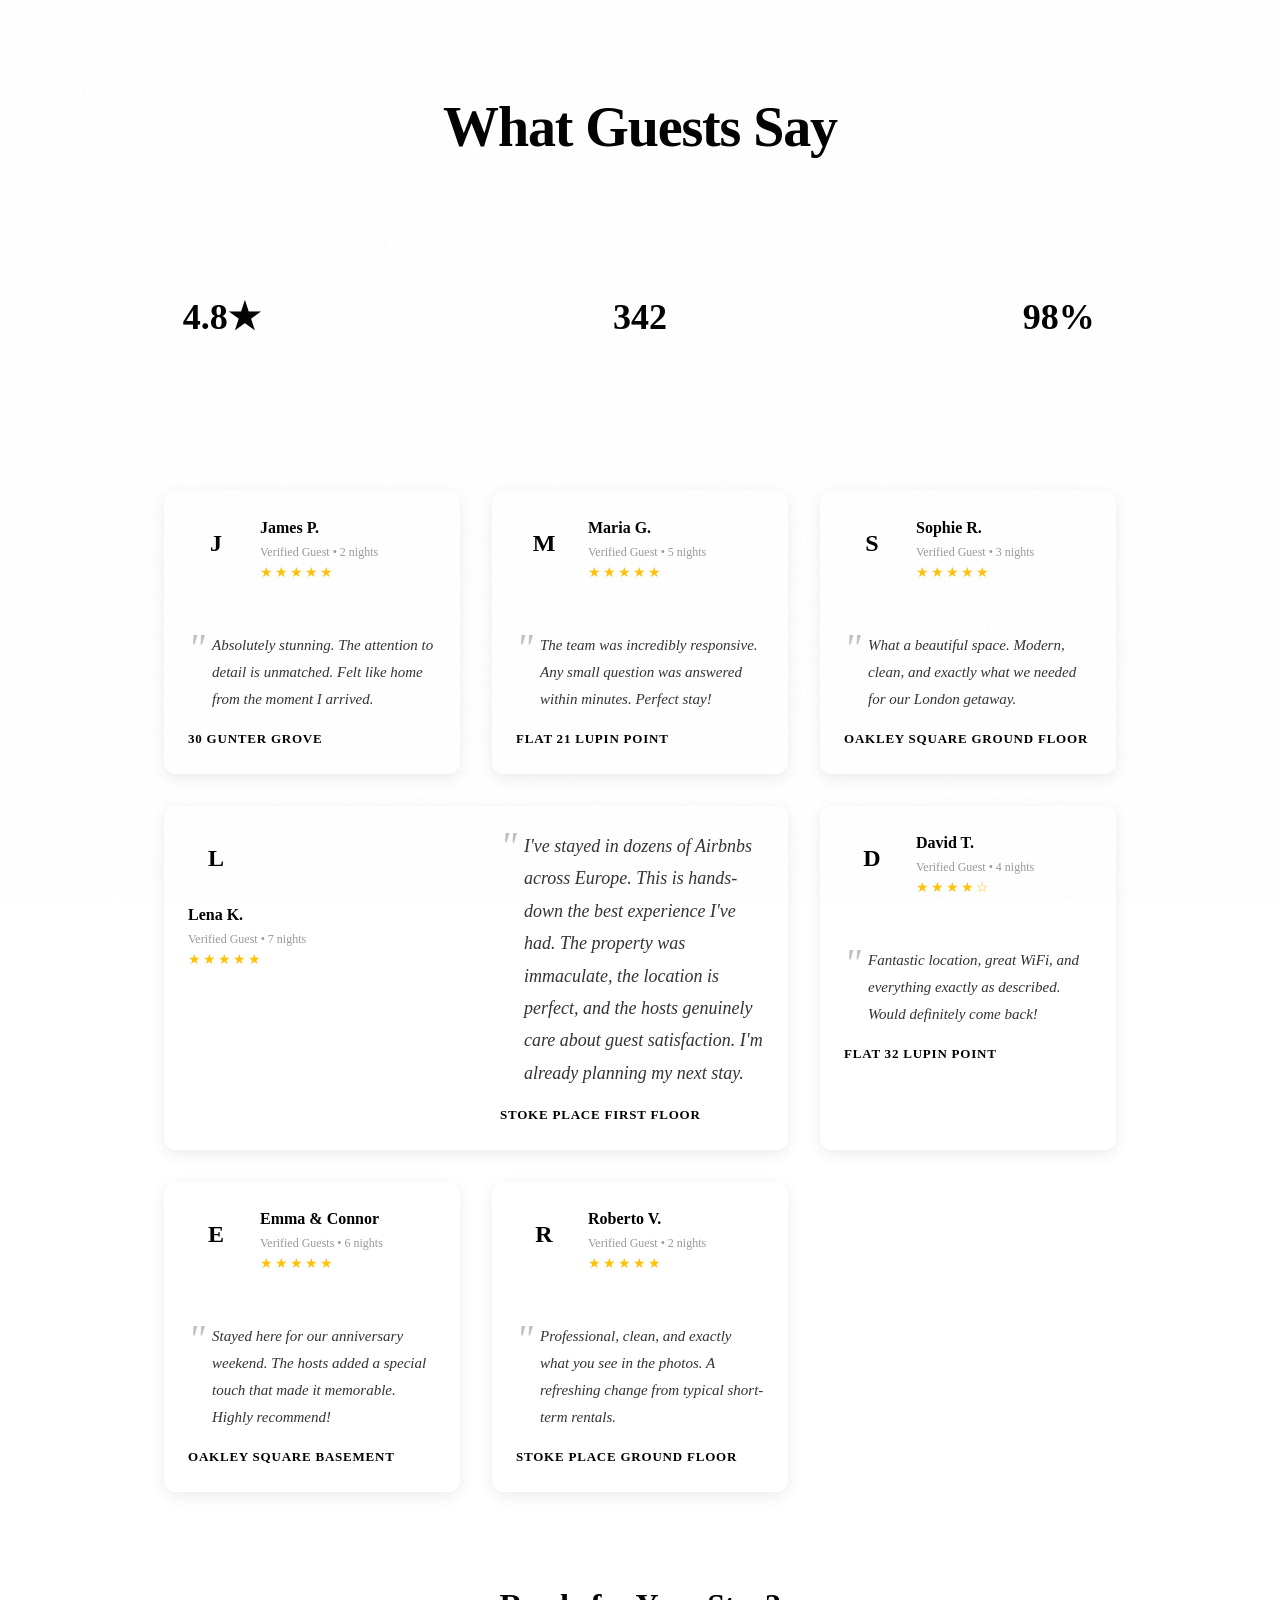
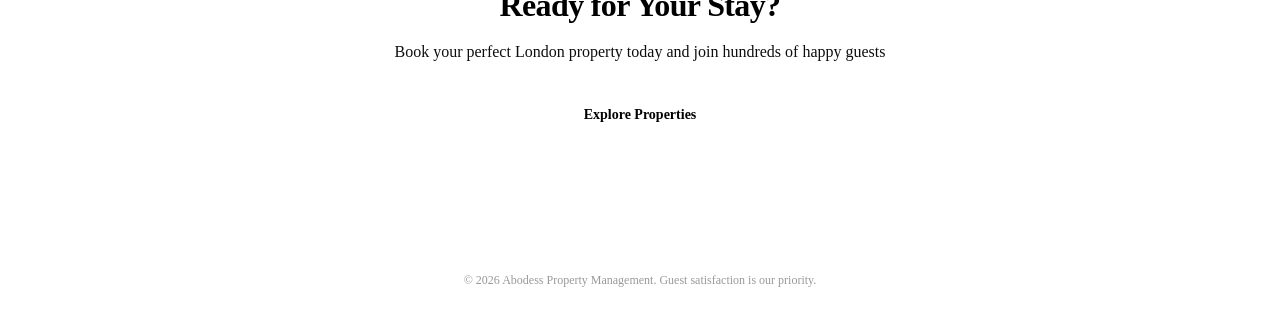
<file: testimonials.html>
<!DOCTYPE html>
<html lang="en">
<head>
  <meta charset="UTF-8">
  <meta name="viewport" content="width=device-width, initial-scale=1.0">
  <title>Guest Testimonials — Abodess</title>
  <link rel="stylesheet" href="css/style.css">
  <link rel="icon" href="assets/logo5.jpg">
  <style>
    /* Editorial/magazine aesthetic with bold typography and asymmetric layout */

    :root {
      --space-xs: 4px;
      --space-sm: 8px;
      --space-md: 16px;
      --space-lg: 24px;
      --space-xl: 32px;
      --space-2xl: 48px;
    }

    * {
      margin: 0;
      padding: 0;
      box-sizing: border-box;
    }

    html, body {
      background: var(--white);
      font-family: 'Lora', serif;
      color: var(--black);
    }

    /* HERO SECTION */
    .testimonials-hero {
      background: linear-gradient(135deg, var(--teal) 0%, var(--teal-dark) 100%);
      padding: var(--space-2xl) var(--space-lg);
      text-align: center;
      position: relative;
      overflow: hidden;
    }

    .testimonials-hero::before {
      content: '';
      position: absolute;
      top: -50%;
      right: -10%;
      width: 400px;
      height: 400px;
      background: radial-gradient(circle, rgba(255,255,255,0.1) 0%, transparent 70%);
      border-radius: 50%;
      pointer-events: none;
    }

    .testimonials-hero::after {
      content: '';
      position: absolute;
      bottom: -30%;
      left: -5%;
      width: 300px;
      height: 300px;
      background: radial-gradient(circle, rgba(255,255,255,0.05) 0%, transparent 70%);
      border-radius: 50%;
      pointer-events: none;
    }

    .back-link {
      display: inline-block;
      margin-bottom: var(--space-lg);
      color: rgba(255,255,255,0.8);
      font-size: 13px;
      font-weight: 600;
      text-decoration: none;
      transition: all 0.2s ease;
      position: relative;
      z-index: 2;
    }

    .back-link:hover {
      color: var(--white);
    }

    .hero-title {
      font-family: 'Playfair Display', serif;
      font-size: 56px;
      font-weight: 800;
      color: var(--white);
      margin-bottom: var(--space-md);
      line-height: 1.1;
      position: relative;
      z-index: 2;
    }

    .hero-subtitle {
      font-size: 18px;
      color: rgba(255,255,255,0.9);
      margin-bottom: var(--space-xl);
      position: relative;
      z-index: 2;
      max-width: 600px;
      margin-left: auto;
      margin-right: auto;
    }

    .hero-stats {
      display: grid;
      grid-template-columns: repeat(auto-fit, minmax(120px, 1fr));
      gap: var(--space-lg);
      position: relative;
      z-index: 2;
      margin-top: var(--space-xl);
    }

    .stat-card {
      background: rgba(255,255,255,0.1);
      padding: var(--space-lg);
      border-radius: 8px;
      backdrop-filter: blur(10px);
      border: 1px solid rgba(255,255,255,0.2);
    }

    .stat-number {
      font-family: 'Playfair Display', serif;
      font-size: 36px;
      font-weight: 800;
      color: var(--white);
      margin-bottom: 4px;
    }

    .stat-text {
      font-size: 12px;
      color: rgba(255,255,255,0.8);
      text-transform: uppercase;
      letter-spacing: 0.08em;
    }

    /* MAIN CONTENT */
    main {
      max-width: 1000px;
      margin: 0 auto;
      padding: var(--space-2xl) var(--space-lg);
    }

    /* TESTIMONIALS LAYOUT: Asymmetric masonry with varied sizes */
    .testimonials-grid {
      display: grid;
      grid-template-columns: repeat(auto-fit, minmax(280px, 1fr));
      gap: var(--space-xl);
      margin-bottom: var(--space-2xl);
    }

    .testimonial-card {
      background: var(--white);
      border-radius: 12px;
      overflow: hidden;
      box-shadow: 0 4px 16px rgba(0, 0, 0, 0.08);
      border: 1px solid var(--teal-light);
      transition: all 0.4s cubic-bezier(0.34, 1.56, 0.64, 1);
      position: relative;
    }

    .testimonial-card:nth-child(odd) {
      transform: rotate(-1deg);
    }

    .testimonial-card:nth-child(even) {
      transform: rotate(1deg);
    }

    .testimonial-card:hover {
      transform: rotate(0deg) translateY(-8px);
      box-shadow: 0 12px 32px rgba(0, 153, 221, 0.2);
      border-color: var(--teal);
    }

    .testimonial-header {
      background: linear-gradient(135deg, var(--teal-light) 0%, rgba(0,153,221,0.05) 100%);
      padding: var(--space-lg);
      border-bottom: 1px solid var(--teal-light);
      display: flex;
      gap: var(--space-md);
      align-items: flex-start;
    }

    .testimonial-avatar {
      width: 56px;
      height: 56px;
      border-radius: 50%;
      background: linear-gradient(135deg, var(--teal) 0%, #33aaee 100%);
      display: flex;
      align-items: center;
      justify-content: center;
      color: var(--white);
      font-family: 'Playfair Display', serif;
      font-size: 24px;
      font-weight: 700;
      flex-shrink: 0;
    }

    .testimonial-author {
      flex: 1;
    }

    .author-name {
      font-family: 'Playfair Display', serif;
      font-size: 16px;
      font-weight: 700;
      color: var(--black);
      margin-bottom: 2px;
    }

    .author-meta {
      font-size: 12px;
      color: #999;
    }

    .rating {
      color: #ffc107;
      font-size: 14px;
      letter-spacing: 2px;
    }

    .testimonial-content {
      padding: var(--space-lg);
    }

    .testimonial-quote {
      font-size: 15px;
      line-height: 1.8;
      color: #333;
      font-style: italic;
      margin-bottom: var(--space-md);
      position: relative;
      padding-left: var(--space-lg);
    }

    .testimonial-quote::before {
      content: '"';
      position: absolute;
      left: 0;
      font-family: 'Playfair Display', serif;
      font-size: 40px;
      color: var(--teal);
      opacity: 0.3;
      line-height: 0.8;
    }

    .testimonial-property {
      font-size: 13px;
      color: var(--teal);
      font-weight: 600;
      text-transform: uppercase;
      letter-spacing: 0.06em;
    }

    /* FEATURED TESTIMONIAL (larger card) */
    .testimonial-featured {
      grid-column: span 2;
      display: grid;
      grid-template-columns: 1fr 1fr;
      gap: 0;
    }

    .testimonial-featured .testimonial-header {
      grid-column: 1 / 2;
      grid-row: 1 / 3;
      flex-direction: column;
      justify-content: flex-start;
    }

    .testimonial-featured .testimonial-content {
      grid-column: 2 / 3;
      grid-row: 1 / 3;
      display: flex;
      flex-direction: column;
      justify-content: center;
    }

    .featured-quote {
      font-size: 18px;
      line-height: 1.8;
    }

    /* ANIMATION */
    @keyframes fadeInUp {
      from {
        opacity: 0;
        transform: translateY(20px) rotate(0deg);
      }
      to {
        opacity: 1;
        transform: translateY(0) rotate(var(--rotation, 0deg));
      }
    }

    .testimonial-card {
      animation: fadeInUp 0.6s ease forwards;
    }

    .testimonial-card:nth-child(1) { animation-delay: 0.1s; }
    .testimonial-card:nth-child(2) { animation-delay: 0.2s; }
    .testimonial-card:nth-child(3) { animation-delay: 0.3s; }
    .testimonial-card:nth-child(4) { animation-delay: 0.4s; }
    .testimonial-card:nth-child(5) { animation-delay: 0.5s; }
    .testimonial-card:nth-child(6) { animation-delay: 0.6s; }

    /* CTA SECTION */
    .cta-section {
      background: linear-gradient(135deg, var(--teal) 0%, var(--teal-dark) 100%);
      padding: var(--space-2xl);
      border-radius: 12px;
      text-align: center;
      color: var(--white);
    }

    .cta-title {
      font-family: 'Playfair Display', serif;
      font-size: 32px;
      font-weight: 700;
      margin-bottom: var(--space-md);
    }

    .cta-text {
      font-size: 16px;
      margin-bottom: var(--space-lg);
      opacity: 0.95;
    }

    .cta-button {
      display: inline-block;
      background: var(--white);
      color: var(--teal);
      padding: var(--space-md) var(--space-xl);
      border-radius: 8px;
      text-decoration: none;
      font-weight: 600;
      transition: all 0.3s ease;
      border: none;
      cursor: pointer;
      font-size: 14px;
    }

    .cta-button:hover {
      transform: scale(1.05);
      box-shadow: 0 8px 24px rgba(0, 0, 0, 0.2);
    }

    /* RESPONSIVE */
    @media (max-width: 1024px) {
      .hero-title {
        font-size: 40px;
      }

      .testimonial-featured {
        grid-column: span 1;
        grid-template-columns: 1fr;
      }

      .testimonial-featured .testimonial-header {
        grid-column: 1;
        grid-row: 1;
        flex-direction: row;
      }

      .testimonial-featured .testimonial-content {
        grid-column: 1;
        grid-row: 2;
      }
    }

    @media (max-width: 768px) {
      main {
        padding: var(--space-lg) var(--space-md);
      }

      .hero-title {
        font-size: 32px;
      }

      .testimonials-grid {
        grid-template-columns: 1fr;
      }

      .testimonial-featured {
        grid-column: span 1;
      }

      .testimonial-card:nth-child(odd) {
        transform: rotate(0deg);
      }

      .testimonial-card:nth-child(even) {
        transform: rotate(0deg);
      }

      .hero-stats {
        grid-template-columns: repeat(2, 1fr);
      }

      .cta-title {
        font-size: 24px;
      }
    }

    @media (max-width: 480px) {
      .testimonials-hero {
        padding: var(--space-lg) var(--space-md);
      }

      .hero-title {
        font-size: 24px;
      }

      .hero-subtitle {
        font-size: 14px;
      }

      .stat-number {
        font-size: 28px;
      }

      .author-name {
        font-size: 14px;
      }

      .testimonial-quote {
        font-size: 13px;
      }
    }

  </style>
</head>
<body>

  <!-- HERO -->
  <section class="testimonials-hero">
    <a href="index.html" class="back-link">← Back to Guides</a>
    <h1 class="hero-title">What Guests Say</h1>
    <p class="hero-subtitle">Hear from travelers who've stayed in our properties and experienced Abodess hospitality</p>
    <div class="hero-stats">
      <div class="stat-card">
        <div class="stat-number">4.8★</div>
        <div class="stat-text">Average Rating</div>
      </div>
      <div class="stat-card">
        <div class="stat-number">342</div>
        <div class="stat-text">Reviews</div>
      </div>
      <div class="stat-card">
        <div class="stat-number">98%</div>
        <div class="stat-text">Recommend</div>
      </div>
    </div>
  </section>

  <main>

    <!-- TESTIMONIALS GRID -->
    <div class="testimonials-grid">

      <!-- Testimonial 1 -->
      <div class="testimonial-card">
        <div class="testimonial-header">
          <div class="testimonial-avatar">J</div>
          <div class="testimonial-author">
            <div class="author-name">James P.</div>
            <div class="author-meta">Verified Guest • 2 nights</div>
            <div class="rating">★★★★★</div>
          </div>
        </div>
        <div class="testimonial-content">
          <p class="testimonial-quote">Absolutely stunning. The attention to detail is unmatched. Felt like home from the moment I arrived.</p>
          <div class="testimonial-property">30 Gunter Grove</div>
        </div>
      </div>

      <!-- Testimonial 2 -->
      <div class="testimonial-card">
        <div class="testimonial-header">
          <div class="testimonial-avatar">M</div>
          <div class="testimonial-author">
            <div class="author-name">Maria G.</div>
            <div class="author-meta">Verified Guest • 5 nights</div>
            <div class="rating">★★★★★</div>
          </div>
        </div>
        <div class="testimonial-content">
          <p class="testimonial-quote">The team was incredibly responsive. Any small question was answered within minutes. Perfect stay!</p>
          <div class="testimonial-property">Flat 21 Lupin Point</div>
        </div>
      </div>

      <!-- Testimonial 3 -->
      <div class="testimonial-card">
        <div class="testimonial-header">
          <div class="testimonial-avatar">S</div>
          <div class="testimonial-author">
            <div class="author-name">Sophie R.</div>
            <div class="author-meta">Verified Guest • 3 nights</div>
            <div class="rating">★★★★★</div>
          </div>
        </div>
        <div class="testimonial-content">
          <p class="testimonial-quote">What a beautiful space. Modern, clean, and exactly what we needed for our London getaway.</p>
          <div class="testimonial-property">Oakley Square Ground Floor</div>
        </div>
      </div>

      <!-- FEATURED TESTIMONIAL (spans 2 cols) -->
      <div class="testimonial-card testimonial-featured">
        <div class="testimonial-header">
          <div class="testimonial-avatar">L</div>
          <div class="testimonial-author">
            <div class="author-name">Lena K.</div>
            <div class="author-meta">Verified Guest • 7 nights</div>
            <div class="rating">★★★★★</div>
          </div>
        </div>
        <div class="testimonial-content">
          <p class="testimonial-quote featured-quote">I've stayed in dozens of Airbnbs across Europe. This is hands-down the best experience I've had. The property was immaculate, the location is perfect, and the hosts genuinely care about guest satisfaction. I'm already planning my next stay.</p>
          <div class="testimonial-property">Stoke Place First Floor</div>
        </div>
      </div>

      <!-- Testimonial 4 -->
      <div class="testimonial-card">
        <div class="testimonial-header">
          <div class="testimonial-avatar">D</div>
          <div class="testimonial-author">
            <div class="author-name">David T.</div>
            <div class="author-meta">Verified Guest • 4 nights</div>
            <div class="rating">★★★★☆</div>
          </div>
        </div>
        <div class="testimonial-content">
          <p class="testimonial-quote">Fantastic location, great WiFi, and everything exactly as described. Would definitely come back!</p>
          <div class="testimonial-property">Flat 32 Lupin Point</div>
        </div>
      </div>

      <!-- Testimonial 5 -->
      <div class="testimonial-card">
        <div class="testimonial-header">
          <div class="testimonial-avatar">E</div>
          <div class="testimonial-author">
            <div class="author-name">Emma & Connor</div>
            <div class="author-meta">Verified Guests • 6 nights</div>
            <div class="rating">★★★★★</div>
          </div>
        </div>
        <div class="testimonial-content">
          <p class="testimonial-quote">Stayed here for our anniversary weekend. The hosts added a special touch that made it memorable. Highly recommend!</p>
          <div class="testimonial-property">Oakley Square Basement</div>
        </div>
      </div>

      <!-- Testimonial 6 -->
      <div class="testimonial-card">
        <div class="testimonial-header">
          <div class="testimonial-avatar">R</div>
          <div class="testimonial-author">
            <div class="author-name">Roberto V.</div>
            <div class="author-meta">Verified Guest • 2 nights</div>
            <div class="rating">★★★★★</div>
          </div>
        </div>
        <div class="testimonial-content">
          <p class="testimonial-quote">Professional, clean, and exactly what you see in the photos. A refreshing change from typical short-term rentals.</p>
          <div class="testimonial-property">Stoke Place Ground Floor</div>
        </div>
      </div>

    </div>

    <!-- CTA SECTION -->
    <div class="cta-section">
      <h2 class="cta-title">Ready for Your Stay?</h2>
      <p class="cta-text">Book your perfect London property today and join hundreds of happy guests</p>
      <a href="/" class="cta-button">Explore Properties</a>
    </div>

  </main>

  <footer style="text-align:center; padding:32px 24px; color:#999; font-size:12px; border-top:1px solid var(--teal-light);">
    © 2026 Abodess Property Management. Guest satisfaction is our priority.
  </footer>

</body>
</html>
</file>
<file: css/style.css>
/* =============================================
   Abodess Guest Guide — Editorial Luxury Design
   ============================================= */

@import url('https://fonts.googleapis.com/css2?family=DM+Serif+Display&family=Outfit:wght@300;400;500;600;700&family=JetBrains+Mono:wght@400;500&display=swap');

*, *::before, *::after { box-sizing: border-box; margin: 0; padding: 0; }

:root {
  --brand:       #0099dd;
  --brand-light: #33bbff;
  --brand-dark:  #0077bb;
  --brand-glow:  rgba(0, 153, 221, 0.2);

  --ink:         #0d0d0d;
  --ink-light:   #1a1a1a;
  --paper:       #faf9f7;
  --paper-warm:  #f5f4f1;
  --cream:       #ebe9e4;
  --stone:       #8a8580;
  --stone-light: #b5b2ad;
  --copper:      #0a2342;
  --copper-light:#153a5f;
  --copper-glow: rgba(10, 35, 66, 0.2);

  --font-display: 'DM Serif Display', serif;
  --font-body:    'Outfit', sans-serif;
  --font-mono:    'JetBrains Mono', monospace;

  --radius-sm:    6px;
  --radius:       12px;
  --radius-lg:    20px;

  --nav-h:        72px;
  --header-h:     64px;

  --ease-out-expo: cubic-bezier(0.16, 1, 0.3, 1);
  --ease-out-quart: cubic-bezier(0.25, 1, 0.5, 1);
}

html {
  scroll-behavior: smooth;
}

body {
  font-family: var(--font-body);
  background: var(--paper);
  color: var(--ink);
  line-height: 1.6;
  font-size: 16px;
  -webkit-font-smoothing: antialiased;
  -moz-osx-font-smoothing: grayscale;
  overflow-x: hidden;
}

/* Noise texture overlay */
body::before {
  content: '';
  position: fixed;
  inset: 0;
  background-image: url("data:image/svg+xml,%3Csvg viewBox='0 0 256 256' xmlns='http://www.w3.org/2000/svg'%3E%3Cfilter id='noise'%3E%3CfeTurbulence type='fractalNoise' baseFrequency='0.8' numOctaves='4' stitchTiles='stitch'/%3E%3C/filter%3E%3Crect width='100%25' height='100%25' filter='url(%23noise)'/%3E%3C/svg%3E");
  opacity: 0.03;
  pointer-events: none;
  z-index: 9999;
}

/* Typography */
h1, h2, h3, h4 {
  font-family: var(--font-display);
  font-weight: 400;
  line-height: 1.1;
  letter-spacing: -0.02em;
}

/* Header */
.app-header {
  position: fixed;
  top: 0; left: 0; right: 0;
  height: var(--header-h);
  background: rgba(250, 249, 247, 0.92);
  backdrop-filter: blur(20px) saturate(1.2);
  -webkit-backdrop-filter: blur(20px) saturate(1.2);
  display: flex;
  align-items: center;
  padding: 0 20px;
  gap: 14px;
  z-index: 300;
  border-bottom: 1px solid var(--cream);
}

.app-header .logo {
  height: 28px;
  width: auto;
  object-fit: contain;
  flex-shrink: 0;
}

.app-header .prop-title {
  flex: 1;
  min-width: 0;
}

.app-header .prop-title .label {
  font-size: 9px;
  font-weight: 600;
  text-transform: uppercase;
  letter-spacing: 0.18em;
  color: var(--copper);
  font-family: var(--font-body);
}

.app-header .prop-title .name {
  font-size: 15px;
  font-weight: 400;
  color: var(--ink);
  white-space: nowrap;
  overflow: hidden;
  text-overflow: ellipsis;
  font-family: var(--font-display);
  margin-top: 2px;
}

/* Body */
.app-body {
  padding-top: var(--header-h);
  padding-bottom: calc(var(--nav-h) + env(safe-area-inset-bottom));
  min-height: 100vh;
}

/* Tab Panels */
.tab-panel {
  display: none;
  animation: fadeSlideIn 0.5s var(--ease-out-expo);
}

.tab-panel.active { display: block; }

@keyframes fadeSlideIn {
  from {
    opacity: 0;
    transform: translateY(16px);
  }
  to {
    opacity: 1;
    transform: translateY(0);
  }
}

/* Hero Section */
.hero-wrap {
  position: relative;
  width: 100%;
  height: 420px;
  overflow: hidden;
  background: #0d0d0d;
}

.hero-wrap img {
  position: absolute;
  top: 0;
  left: 0;
  width: 100%;
  height: 100%;
  object-fit: cover;
  transition: transform 8s var(--ease-out-expo);
  z-index: 0;
}

.hero-wrap::after {
  content: '';
  position: absolute;
  inset: 0;
  background: linear-gradient(
    to bottom,
    rgba(13, 13, 13, 0.05) 0%,
    rgba(13, 13, 13, 0.3) 50%,
    rgba(13, 13, 13, 0.85) 100%
  );
  pointer-events: none;
  z-index: 1;
}

.hero-wrap:hover img {
  transform: scale(1.05);
}

.hero-overlay {
  position: absolute;
  inset: 0;
  display: flex;
  flex-direction: column;
  justify-content: flex-end;
  padding: 40px 24px 36px;
  z-index: 2;
}

.hero-overlay h1 {
  font-size: 42px;
  color: #fff;
  margin-bottom: 8px;
  animation: fadeSlideIn 0.6s var(--ease-out-expo) 0.1s both;
}

.hero-overlay .hero-sub {
  font-size: 13px;
  color: rgba(255,255,255,0.7);
  letter-spacing: 0.08em;
  font-family: var(--font-body);
  font-weight: 300;
  animation: fadeSlideIn 0.6s var(--ease-out-expo) 0.2s both;
}

/* Welcome Notice */
.welcome-notice {
  margin: 24px 20px 0;
  background: var(--brand);
  border-radius: var(--radius);
  padding: 18px 20px;
  display: flex;
  gap: 14px;
  font-size: 14px;
  color: var(--paper);
  line-height: 1.5;
  animation: fadeSlideIn 0.5s var(--ease-out-expo) 0.3s both;
}

.welcome-notice .icon {
  font-size: 20px;
  flex-shrink: 0;
}

/* Quick Info Cards */
.quick-info {
  display: grid;
  grid-template-columns: 1fr 1fr;
  gap: 12px;
  padding: 24px 20px 0;
  animation: fadeSlideIn 0.5s var(--ease-out-expo) 0.4s both;
}

.quick-card {
  background: #fff;
  border-radius: var(--radius);
  padding: 20px 18px;
  display: flex;
  align-items: center;
  gap: 16px;
  transition: all 0.4s var(--ease-out-expo);
  border: 1px solid var(--cream);
  cursor: default;
}

.quick-card:hover {
  transform: translateY(-2px);
  box-shadow: 0 12px 32px rgba(0,0,0,0.08);
}

.quick-card .qc-icon {
  width: 48px;
  height: 48px;
  border-radius: var(--radius-sm);
  background: var(--brand);
  display: flex;
  align-items: center;
  justify-content: center;
  font-size: 20px;
  flex-shrink: 0;
  transition: background 0.3s ease;
}

.quick-card:hover .qc-icon {
  background: var(--copper);
}

.quick-card .qc-label {
  font-size: 10px;
  font-weight: 600;
  text-transform: uppercase;
  letter-spacing: 0.1em;
  color: var(--stone);
}

.quick-card .qc-value {
  font-size: 15px;
  font-weight: 600;
  color: var(--ink);
  margin-top: 2px;
  font-family: var(--font-display);
}

/* Section Heading */
.section-heading {
  font-size: 26px;
  font-weight: 400;
  color: var(--ink);
  padding: 36px 20px 20px;
  position: relative;
  animation: fadeSlideIn 0.5s var(--ease-out-expo) both;
}

.section-heading::after {
  content: '';
  display: block;
  width: 32px;
  height: 1px;
  background: var(--copper);
  margin-top: 12px;
}

/* Shortcut Grid */
.shortcut-grid {
  display: grid;
  grid-template-columns: repeat(3, 1fr);
  gap: 10px;
  padding: 0 20px 32px;
  animation: fadeSlideIn 0.5s var(--ease-out-expo) 0.5s both;
}

.shortcut-tile {
  background: #fff;
  border-radius: var(--radius);
  padding: 24px 12px 20px;
  display: flex;
  flex-direction: column;
  align-items: center;
  gap: 14px;
  cursor: pointer;
  border: 1px solid var(--cream);
  text-align: center;
  -webkit-tap-highlight-color: transparent;
  transition: all 0.4s var(--ease-out-expo);
}

.shortcut-tile:hover {
  transform: translateY(-4px);
  box-shadow: 0 16px 40px rgba(0,0,0,0.1);
  border-color: var(--copper-glow);
}

.shortcut-tile:active {
  transform: scale(0.97);
}

.shortcut-tile .st-icon {
  width: 56px;
  height: 56px;
  border-radius: 50%;
  background: var(--paper-warm);
  display: flex;
  align-items: center;
  justify-content: center;
  font-size: 24px;
  transition: all 0.4s var(--ease-out-expo);
}

.shortcut-tile:hover .st-icon {
  background: var(--copper);
  transform: scale(1.1) rotate(-5deg);
}

.shortcut-tile .st-label {
  font-size: 12px;
  font-weight: 500;
  color: var(--ink-light);
  letter-spacing: 0.02em;
}

/* Host Card */
.host-card {
  background: #fff;
  border-radius: var(--radius-lg);
  padding: 24px;
  display: flex;
  align-items: center;
  gap: 18px;
  border: 1px solid var(--cream);
  transition: all 0.4s var(--ease-out-expo);
}

.host-card:hover {
  box-shadow: 0 16px 48px rgba(0,0,0,0.08);
}

.host-avatar {
  width: 64px;
  height: 64px;
  border-radius: 50%;
  background: linear-gradient(135deg, var(--ink) 0%, var(--ink-light) 100%);
  display: flex;
  align-items: center;
  justify-content: center;
  font-size: 28px;
  flex-shrink: 0;
  color: #fff;
}

.host-info { flex: 1; min-width: 0; }

.host-name {
  font-size: 18px;
  font-weight: 400;
  color: var(--ink);
  font-family: var(--font-display);
}

.host-detail {
  font-size: 13px;
  color: var(--stone);
  margin-top: 4px;
  font-family: var(--font-body);
}

.host-msg {
  background: linear-gradient(135deg, #25D366 0%, #1aad52 100%);
  color: #fff;
  border-radius: 30px;
  padding: 14px 24px;
  font-size: 13px;
  font-weight: 600;
  text-decoration: none;
  white-space: nowrap;
  flex-shrink: 0;
  transition: all 0.3s var(--ease-out-expo);
}

.host-msg:hover {
  transform: scale(1.05);
  box-shadow: 0 8px 24px rgba(37,211,102,0.3);
}

/* Bottom Nav */
.bottom-nav {
  position: fixed;
  bottom: 0; left: 0; right: 0;
  height: var(--nav-h);
  padding-bottom: env(safe-area-inset-bottom);
  background: rgba(250, 249, 247, 0.95);
  backdrop-filter: blur(20px) saturate(1.2);
  -webkit-backdrop-filter: blur(20px) saturate(1.2);
  display: flex;
  z-index: 300;
  border-top: 1px solid var(--cream);
}

.nav-btn {
  flex: 1;
  display: flex;
  flex-direction: column;
  align-items: center;
  justify-content: center;
  gap: 6px;
  background: none;
  border: none;
  cursor: pointer;
  color: var(--stone);
  padding: 10px 12px 0;
  -webkit-tap-highlight-color: transparent;
  transition: all 0.3s var(--ease-out-expo);
  position: relative;
}

.nav-btn::before {
  content: '';
  position: absolute;
  top: 0;
  left: 50%;
  transform: translateX(-50%) scaleX(0);
  width: 24px;
  height: 2px;
  background: var(--copper);
  border-radius: 1px;
  transition: transform 0.3s var(--ease-out-expo);
}

.nav-btn.active::before {
  transform: translateX(-50%) scaleX(1);
}

.nav-btn .nav-icon {
  display: flex;
  align-items: center;
  justify-content: center;
  transition: transform 0.3s var(--ease-out-expo);
}

.nav-btn .nav-icon svg {
  width: 22px;
  height: 22px;
  transition: all 0.3s var(--ease-out-expo);
}

.nav-btn .nav-label {
  font-size: 10px;
  font-weight: 500;
  text-transform: uppercase;
  letter-spacing: 0.08em;
  transition: color 0.3s ease;
}

.nav-btn.active .nav-icon {
  color: var(--copper);
  transform: translateY(-2px);
}

.nav-btn.active .nav-icon svg {
  filter: drop-shadow(0 2px 8px var(--copper-glow));
}

.nav-btn.active .nav-label {
  color: var(--copper);
  font-weight: 600;
}

.nav-btn:active .nav-icon {
  transform: scale(0.9);
}

/* Content Pad */
.content-pad {
  padding: 0 20px 24px;
}

/* Steps Card */
.steps-card {
  background: #fff;
  border-radius: var(--radius-lg);
  overflow: hidden;
  border: 1px solid var(--cream);
}

.step {
  display: flex;
  gap: 16px;
  padding: 20px;
  border-bottom: 1px solid var(--cream);
  transition: background 0.2s ease;
}

.step:last-child { border-bottom: none; }

.step:hover {
  background: var(--paper-warm);
}

.step-num {
  width: 36px;
  height: 36px;
  border-radius: 50%;
  background: var(--brand);
  color: #fff;
  font-size: 14px;
  font-weight: 600;
  display: flex;
  align-items: center;
  justify-content: center;
  flex-shrink: 0;
  font-family: var(--font-body);
}

.step-body { flex: 1; min-width: 0; }

.step-title {
  font-size: 16px;
  font-weight: 500;
  color: var(--ink);
  margin-bottom: 6px;
}

.step-body p {
  font-size: 14px;
  color: var(--stone);
  line-height: 1.6;
}

/* Info Block */
.info-block {
  background: #fff;
  border-radius: var(--radius-lg);
  overflow: hidden;
  border: 1px solid var(--cream);
}

.ib-row {
  display: flex;
  align-items: center;
  gap: 16px;
  padding: 18px 20px;
}

.ib-icon {
  font-size: 20px;
  flex-shrink: 0;
  width: 44px;
  height: 44px;
  display: flex;
  align-items: center;
  justify-content: center;
  background: var(--paper-warm);
  border-radius: var(--radius-sm);
}

.ib-label {
  font-size: 10px;
  font-weight: 600;
  text-transform: uppercase;
  letter-spacing: 0.1em;
  color: var(--stone);
  margin-bottom: 3px;
}

.ib-value {
  font-size: 15px;
  font-weight: 500;
  color: var(--ink);
}

.ib-divider {
  height: 1px;
  background: var(--cream);
  margin: 0 20px;
}

.ib-sub {
  font-size: 13px;
  color: var(--stone-light);
  margin-top: 3px;
}

.ib-tag {
  display: inline-block;
  background: var(--copper-glow);
  border-radius: 6px;
  padding: 4px 10px;
  font-size: 11px;
  font-weight: 600;
  color: var(--copper);
  margin-top: 6px;
}

/* Code Reveal */
.code-reveal {
  border-radius: var(--radius-lg);
  overflow: hidden;
  background: var(--brand);
  text-align: center;
  padding: 40px 24px;
  margin-bottom: 20px;
  position: relative;
}

.code-reveal::before {
  content: '';
  position: absolute;
  top: 0; left: 0; right: 0;
  height: 1px;
  background: linear-gradient(90deg, transparent, var(--copper), transparent);
}

.cr-icon {
  font-size: 44px;
  margin-bottom: 16px;
  display: block;
}

.cr-title {
  font-size: 10px;
  font-weight: 600;
  text-transform: uppercase;
  letter-spacing: 0.2em;
  color: var(--copper);
  margin-bottom: 10px;
  font-family: var(--font-body);
}

.cr-code {
  font-size: 48px;
  font-weight: 500;
  color: #fff;
  letter-spacing: 0.2em;
  font-family: var(--font-mono);
  margin: 16px 0 20px;
  text-shadow: 0 0 40px rgba(255,255,255,0.2);
}

.cr-timer {
  font-size: 40px;
  font-weight: 500;
  color: #fff;
  letter-spacing: 0.12em;
  font-family: var(--font-mono);
  margin: 16px 0 20px;
}

.cr-msg {
  font-size: 13px;
  color: rgba(255,255,255,0.5);
  line-height: 1.6;
}

.cr-copy {
  display: inline-flex;
  align-items: center;
  gap: 8px;
  background: var(--copper);
  color: #fff;
  border: none;
  border-radius: 30px;
  padding: 14px 28px;
  font-size: 13px;
  font-weight: 600;
  cursor: pointer;
  margin-top: 20px;
  transition: all 0.3s var(--ease-out-expo);
}

.cr-copy:hover {
  background: var(--copper-light);
  transform: translateY(-2px);
  box-shadow: 0 8px 24px rgba(184, 115, 51, 0.4);
}

/* WiFi Box */
.wifi-box {
  background: var(--paper-warm);
  border-radius: var(--radius);
  padding: 16px 20px;
  margin-top: 12px;
  border: 1px solid var(--cream);
}

.wifi-row {
  display: flex;
  justify-content: space-between;
  align-items: center;
  padding: 8px 0;
}

.wifi-row .wlabel {
  font-size: 10px;
  font-weight: 600;
  text-transform: uppercase;
  letter-spacing: 0.1em;
  color: var(--stone);
}

.wifi-row .wvalue {
  font-size: 14px;
  font-weight: 600;
  color: var(--ink);
  font-family: var(--font-mono);
  letter-spacing: 0.02em;
}

/* Checklist Card */
.checklist-card {
  background: #fff;
  border-radius: var(--radius-lg);
  overflow: hidden;
  border: 1px solid var(--cream);
}

.check-item {
  display: flex;
  align-items: flex-start;
  gap: 14px;
  padding: 16px 20px;
  border-bottom: 1px solid var(--cream);
  font-size: 14px;
  color: var(--ink-light);
  transition: background 0.2s ease;
}

.check-item:last-child { border-bottom: none; }

.check-item:hover {
  background: var(--paper-warm);
}

.check-icon {
  font-size: 18px;
  flex-shrink: 0;
  margin-top: 1px;
}

/* Rules List */
.rules-list {
  background: #fff;
  border-radius: var(--radius-lg);
  overflow: hidden;
  border: 1px solid var(--cream);
}

.rule-item {
  display: flex;
  align-items: flex-start;
  gap: 14px;
  padding: 18px 20px;
  border-bottom: 1px solid var(--cream);
  font-size: 14px;
  color: var(--ink-light);
}

.rule-item:last-child { border-bottom: none; }

.rule-icon {
  font-size: 18px;
  flex-shrink: 0;
  margin-top: 1px;
}

/* Recommendations */
.recs-list {
  display: flex;
  flex-direction: column;
  gap: 10px;
}

.rec-item {
  background: #fff;
  border-radius: var(--radius-lg);
  padding: 18px 20px;
  display: flex;
  gap: 16px;
  align-items: flex-start;
  border: 1px solid var(--cream);
  transition: all 0.3s var(--ease-out-expo);
}

.rec-item:hover {
  transform: translateX(4px);
  border-color: var(--copper-glow);
}

.rec-emoji {
  font-size: 28px;
  flex-shrink: 0;
  display: flex;
  align-items: center;
  justify-content: center;
  width: 48px;
  height: 48px;
  background: var(--paper-warm);
  border-radius: var(--radius-sm);
}

.rec-name {
  font-size: 15px;
  font-weight: 500;
  color: var(--ink);
}

.rec-desc {
  font-size: 13px;
  color: var(--stone);
  margin-top: 4px;
}

/* Maps Button */
.maps-button {
  display: flex;
  align-items: center;
  justify-content: center;
  gap: 12px;
  background: var(--brand);
  color: #fff;
  padding: 20px 28px;
  border-radius: var(--radius);
  text-decoration: none;
  font-weight: 500;
  font-size: 15px;
  border: none;
  cursor: pointer;
  transition: all 0.4s var(--ease-out-expo);
  -webkit-tap-highlight-color: transparent;
  margin: 0 20px;
}

.maps-button:hover {
  background: var(--copper);
  transform: translateY(-3px);
  box-shadow: 0 12px 32px rgba(0,0,0,0.2);
}

.maps-button .map-icon {
  font-size: 22px;
}

/* Video Cards */
.video-card-full {
  display: flex;
  flex-direction: column;
  background: #fff;
  border-radius: var(--radius-lg);
  overflow: hidden;
  text-decoration: none;
  color: inherit;
  border: 1px solid var(--cream);
  transition: all 0.4s var(--ease-out-expo);
}

.video-card-full:hover {
  transform: translateY(-4px);
  box-shadow: 0 16px 40px rgba(0,0,0,0.1);
}

.video-card-full .thumb {
  position: relative;
  width: 100%;
  padding-top: 56.25%;
  background: var(--brand);
  overflow: hidden;
}

.video-card-full .thumb img {
  position: absolute;
  inset: 0;
  width: 100%;
  height: 100%;
  object-fit: cover;
  transition: transform 0.6s var(--ease-out-expo);
}

.video-card-full:hover .thumb img {
  transform: scale(1.05);
}

.video-card-full .play {
  position: absolute;
  inset: 0;
  display: flex;
  align-items: center;
  justify-content: center;
  background: rgba(0,0,0,0.3);
  transition: background 0.3s ease;
}

.video-card-full:hover .play {
  background: rgba(0,0,0,0.2);
}

.video-card-full .play svg {
  width: 48px;
  height: 48px;
  filter: drop-shadow(0 2px 12px rgba(0,0,0,0.4));
  transition: transform 0.3s var(--ease-out-expo);
}

.video-card-full:hover .play svg {
  transform: scale(1.1);
}

.vid-label {
  font-size: 15px;
  font-weight: 500;
  padding: 16px 20px;
  color: var(--ink);
}

/* Hidden */
.hidden { display: none !important; }

/* =============================================
   LANDING PAGE
   ============================================= */

.landing-hero {
  background: var(--brand);
  padding: 72px 24px 48px;
  text-align: center;
  position: relative;
  overflow: hidden;
  animation: fadeSlideIn 0.6s var(--ease-out-expo);
}

.landing-hero::before {
  content: '';
  position: absolute;
  top: 0; left: 0; right: 0; bottom: 0;
  background:
    radial-gradient(circle at 20% 80%, rgba(184, 115, 51, 0.15) 0%, transparent 50%),
    radial-gradient(circle at 80% 20%, rgba(184, 115, 51, 0.1) 0%, transparent 40%);
  pointer-events: none;
}

.landing-hero img {
  height: 48px;
  margin-bottom: 24px;
  position: relative;
}

.landing-hero h1 {
  font-size: 32px;
  color: #fff;
  margin-bottom: 12px;
  position: relative;
}

.landing-hero p {
  font-size: 14px;
  color: rgba(255,255,255,0.5);
  font-weight: 300;
  letter-spacing: 0.06em;
  position: relative;
  font-family: var(--font-body);
}

/* Quick Directions on Landing */
.landing-directions {
  padding: 28px 20px 0;
  animation: fadeSlideIn 0.6s var(--ease-out-expo) 0.1s both;
}

.landing-directions .dir-label {
  font-size: 10px;
  font-weight: 600;
  text-transform: uppercase;
  letter-spacing: 0.15em;
  color: var(--stone);
  margin-bottom: 14px;
  padding: 0 4px;
}

.landing-directions .dir-grid {
  display: grid;
  grid-template-columns: 1fr 1fr;
  gap: 8px;
}

.landing-directions .dir-btn {
  display: flex;
  align-items: center;
  gap: 10px;
  padding: 14px 16px;
  background: #fff;
  border-radius: var(--radius);
  text-decoration: none;
  color: var(--ink);
  font-size: 12px;
  font-weight: 500;
  border: 1px solid var(--cream);
  transition: all 0.3s var(--ease-out-expo);
}

.landing-directions .dir-btn:hover {
  transform: translateY(-2px);
  box-shadow: 0 8px 24px rgba(0,0,0,0.08);
  border-color: var(--copper-glow);
}

/* Property List */
.property-list {
  padding: 32px 20px 64px;
  display: flex;
  flex-direction: column;
  gap: 12px;
  max-width: 600px;
  margin: 0 auto;
  animation: fadeSlideIn 0.6s var(--ease-out-expo) 0.2s both;
}

.property-card {
  background: #fff;
  border-radius: var(--radius-lg);
  padding: 20px;
  display: flex;
  align-items: center;
  gap: 18px;
  text-decoration: none;
  color: inherit;
  -webkit-tap-highlight-color: transparent;
  transition: all 0.4s var(--ease-out-expo);
  border: 1px solid var(--cream);
  position: relative;
  overflow: hidden;
}

.property-card::before {
  content: '';
  position: absolute;
  left: 0;
  top: 0;
  bottom: 0;
  width: 0;
  background: var(--copper);
  transition: width 0.4s var(--ease-out-expo);
}

.property-card:hover::before,
.property-card:active::before {
  width: 4px;
}

.property-card:hover {
  transform: translateY(-3px);
  box-shadow: 0 16px 40px rgba(0,0,0,0.1);
}

.property-card:active {
  transform: translateY(-1px);
}

.property-card .pc-icon {
  width: 56px;
  height: 56px;
  border-radius: var(--radius-sm);
  background: var(--brand);
  display: flex;
  align-items: center;
  justify-content: center;
  font-size: 24px;
  flex-shrink: 0;
  color: #fff;
  transition: background 0.3s ease;
}

.property-card:hover .pc-icon {
  background: var(--copper);
}

.property-card .pc-text { flex: 1; min-width: 0; }

.property-card .pc-name {
  font-weight: 500;
  font-size: 16px;
  color: var(--ink);
}

.property-card .pc-sub {
  font-size: 13px;
  color: var(--stone);
  margin-top: 4px;
}

.property-card .pc-arrow {
  color: var(--stone-light);
  font-size: 20px;
  flex-shrink: 0;
  transition: all 0.3s var(--ease-out-expo);
}

.property-card:hover .pc-arrow {
  transform: translateX(4px);
  color: var(--copper);
}

/* More From Abodess */
.more-section {
  padding: 0 20px 32px;
  animation: fadeSlideIn 0.6s var(--ease-out-expo) 0.3s both;
}

.more-section .more-label {
  font-size: 10px;
  font-weight: 600;
  text-transform: uppercase;
  letter-spacing: 0.15em;
  color: var(--stone);
  margin-bottom: 14px;
  padding: 0 4px;
}

.more-grid {
  display: grid;
  grid-template-columns: repeat(3, 1fr);
  gap: 10px;
}

.more-link {
  display: flex;
  flex-direction: column;
  align-items: center;
  gap: 10px;
  padding: 20px 12px;
  background: #fff;
  border-radius: var(--radius);
  text-decoration: none;
  color: var(--ink);
  border: 1px solid var(--cream);
  transition: all 0.3s var(--ease-out-expo);
}

.more-link:hover {
  transform: translateY(-3px);
  box-shadow: 0 12px 32px rgba(0,0,0,0.08);
}

.more-link .more-icon {
  width: 44px;
  height: 44px;
  border-radius: 50%;
  background: var(--paper-warm);
  display: flex;
  align-items: center;
  justify-content: center;
  font-size: 20px;
}

.more-link:hover .more-icon {
  background: var(--copper-glow);
}

.more-link .more-text {
  font-size: 11px;
  font-weight: 500;
  text-align: center;
}

/* Footer */
footer {
  text-align: center;
  padding: 24px 0 40px;
  font-size: 12px;
  color: var(--stone);
  animation: fadeSlideIn 0.6s var(--ease-out-expo) 0.4s both;
}

/* Carousel */
.carousel-wrap {
  padding: 0;
}

.carousel {
  position: relative;
  background: #fff;
  border-radius: var(--radius-lg);
  overflow: hidden;
  box-shadow: 0 8px 32px rgba(0,0,0,0.08);
  touch-action: pan-y;
  border: 1px solid var(--cream);
}

.carousel-track {
  display: flex;
  transition: transform 0.5s var(--ease-out-expo);
  will-change: transform;
}

.carousel-track img {
  min-width: 100%;
  width: 100%;
  display: block;
  user-select: none;
  -webkit-user-drag: none;
  pointer-events: none;
}

.carousel-btn {
  position: absolute;
  top: 50%;
  transform: translateY(-50%);
  width: 40px;
  height: 40px;
  background: rgba(255,255,255,0.95);
  border: none;
  border-radius: 50%;
  font-size: 22px;
  font-weight: 400;
  color: var(--ink);
  cursor: pointer;
  display: flex;
  align-items: center;
  justify-content: center;
  box-shadow: 0 4px 16px rgba(0,0,0,0.12);
  z-index: 10;
  -webkit-tap-highlight-color: transparent;
  line-height: 1;
  transition: all 0.3s var(--ease-out-expo);
}

.carousel-btn.prev { left: 12px; }
.carousel-btn.next { right: 12px; }

.carousel-btn:hover {
  background: #fff;
  transform: translateY(-50%) scale(1.1);
}

.carousel-footer {
  display: flex;
  align-items: center;
  justify-content: center;
  gap: 16px;
  padding: 14px 20px;
  border-top: 1px solid var(--cream);
  background: #fff;
}

.page-indicator {
  font-size: 13px;
  font-weight: 500;
  color: var(--stone);
  font-family: var(--font-mono);
}

.dot-strip {
  display: flex;
  gap: 6px;
  align-items: center;
  flex-wrap: wrap;
  justify-content: center;
  max-width: 200px;
}

.dot {
  width: 6px;
  height: 6px;
  border-radius: 50%;
  background: var(--cream);
  transition: background 0.3s ease, transform 0.3s ease;
  flex-shrink: 0;
}

.dot.active {
  background: var(--copper);
  transform: scale(1.3);
}

/* Desktop */
@media (min-width: 700px) {
  .app-header, .bottom-nav {
    max-width: 680px;
    left: 50%;
    transform: translateX(-50%);
  }

  .app-body {
    max-width: 680px;
    margin: 0 auto;
  }

  .property-list {
    max-width: 680px;
  }

  .hero-overlay h1 {
    font-size: 52px;
  }
}
</file>
